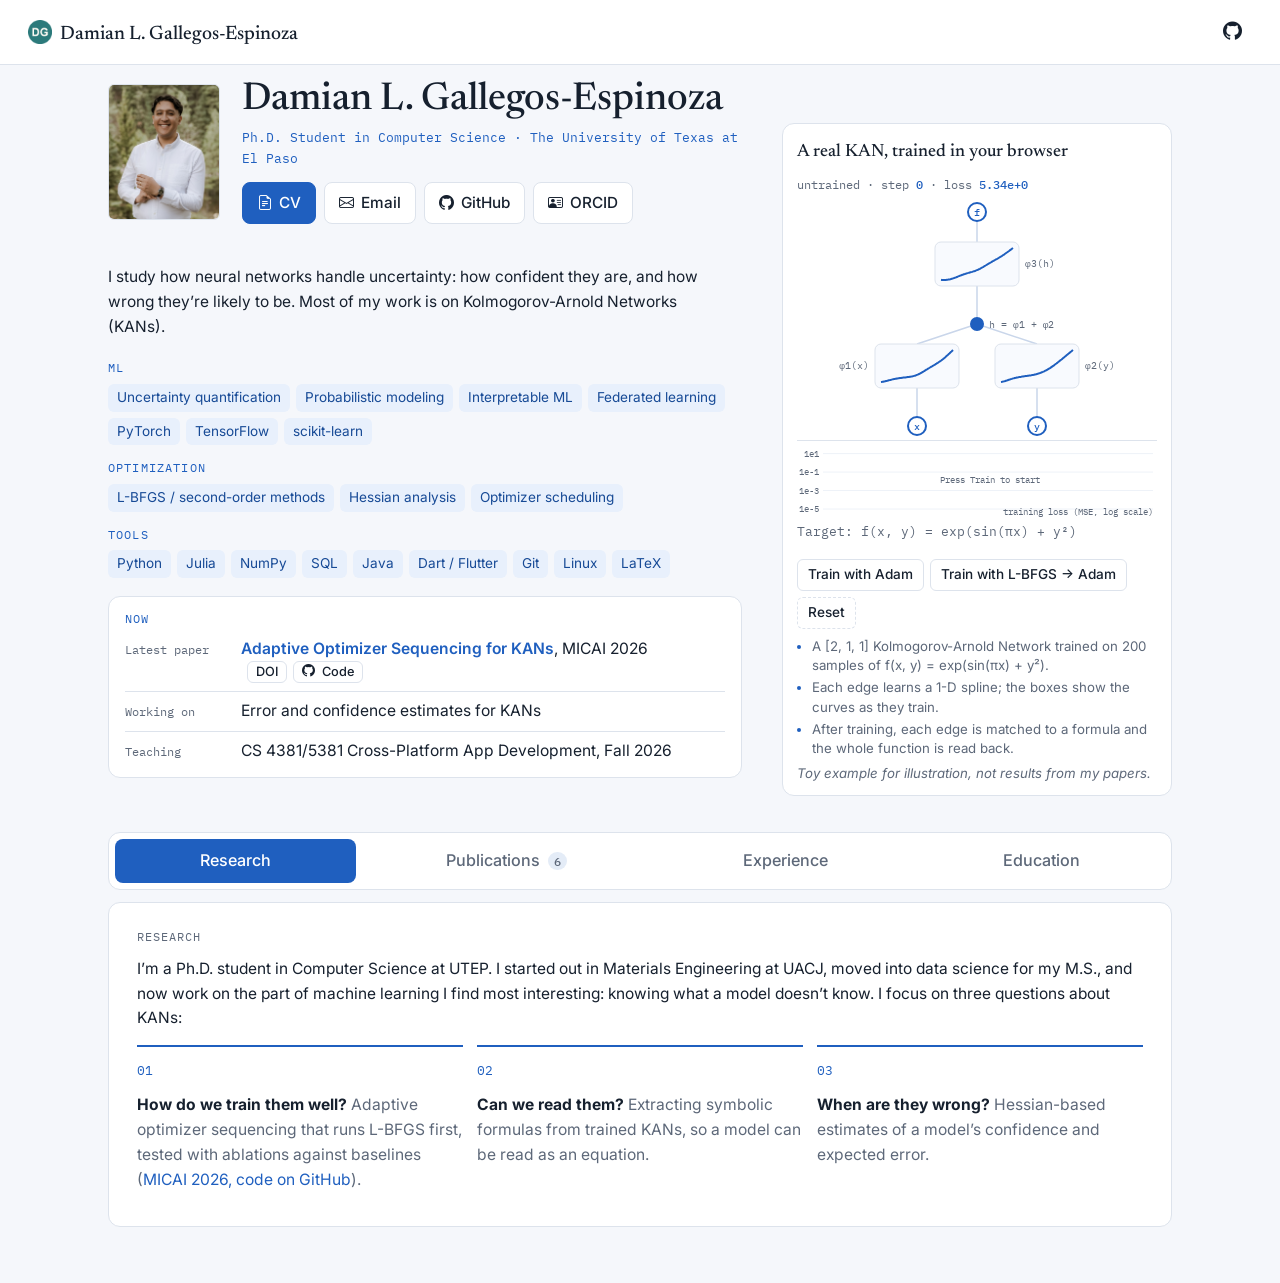
<file: index.html>
<!DOCTYPE html>
<html xmlns="http://www.w3.org/1999/xhtml" lang="en" xml:lang="en"><head>

<meta charset="utf-8">
<meta name="generator" content="quarto-1.11.9">

<meta name="viewport" content="width=device-width, initial-scale=1.0, user-scalable=yes">


<title>Damian L. Gallegos-Espinoza</title>
<style>
/* Default styles provided by pandoc.
** See https://pandoc.org/MANUAL.html#variables-for-html for config info.
*/
span.smallcaps{font-variant: small-caps;}
div.columns{display: flex; gap: 1.5em;}
div.column{flex: auto;}
@media screen {
div.columns{gap: min(4vw, 1.5em);}
div.column{overflow-x: auto;}
}
div.hanging-indent{margin-left: 1.5em; text-indent: -1.5em;}
ul.task-list{list-style: none;}
ul.task-list li input[type="checkbox"] {
  width: 0.8em;
  margin: 0 0.8em 0.2em -1em; /* quarto-specific, see https://github.com/quarto-dev/quarto-cli/issues/4556 */ 
  vertical-align: middle;
}
</style>


<script src="site_libs/quarto-nav/quarto-nav.js"></script>
<script src="site_libs/quarto-nav/headroom.min.js"></script>
<link href="./images/favicon.png" rel="icon" type="image/png">
<script src="site_libs/clipboard/clipboard.min.js"></script>
<script src="site_libs/quarto-html/quarto.js" type="module"></script>
<script src="site_libs/quarto-html/tabsets/tabsets.js" type="module"></script>
<script src="site_libs/quarto-html/scrollable-regions/scrollable-regions.js" type="module"></script>
<script src="site_libs/quarto-html/popper.min.js"></script>
<script src="site_libs/quarto-html/tippy.umd.min.js"></script>
<script src="site_libs/quarto-html/anchor.min.js"></script>
<link href="site_libs/quarto-html/tippy.css" rel="stylesheet">
<link href="site_libs/quarto-html/quarto-syntax-highlighting-63b5708e65d6cd79cd7618c58d0c21e7.css" rel="stylesheet" class="quarto-color-scheme" id="quarto-text-highlighting-styles">
<link href="site_libs/quarto-html/quarto-syntax-highlighting-dark-447e42e69aaa9833c0ba1b986f430b20.css" rel="stylesheet" class="quarto-color-scheme quarto-color-alternate" id="quarto-text-highlighting-styles">
<link href="site_libs/quarto-html/quarto-syntax-highlighting-63b5708e65d6cd79cd7618c58d0c21e7.css" rel="stylesheet" class="quarto-color-scheme-extra" id="quarto-text-highlighting-styles">
<script src="site_libs/bootstrap/bootstrap.min.js"></script>
<link href="site_libs/bootstrap/bootstrap-icons.css" rel="stylesheet">
<link href="site_libs/bootstrap/bootstrap-d2c41a60e5e39d23ba4b5e0cf3386858.min.css" rel="stylesheet" append-hash="true" class="quarto-color-scheme" id="quarto-bootstrap" data-mode="light">
<link href="site_libs/bootstrap/bootstrap-dark-d2c41a60e5e39d23ba4b5e0cf3386858.min.css" rel="stylesheet" append-hash="true" class="quarto-color-scheme quarto-color-alternate" id="quarto-bootstrap" data-mode="light">
<link href="site_libs/bootstrap/bootstrap-d2c41a60e5e39d23ba4b5e0cf3386858.min.css" rel="stylesheet" append-hash="true" class="quarto-color-scheme-extra" id="quarto-bootstrap" data-mode="light">
<script id="quarto-search-options" type="application/json">{
  "language": {
    "search-no-results-text": "No results",
    "search-matching-documents-text": "matching documents",
    "search-copy-link-title": "Copy link to search",
    "search-hide-matches-text": "Hide additional matches",
    "search-more-match-text": "more match in this document",
    "search-more-matches-text": "more matches in this document",
    "search-clear-button-title": "Clear",
    "search-text-placeholder": "",
    "search-detached-cancel-button-title": "Cancel",
    "search-submit-button-title": "Submit",
    "search-label": "Search"
  }
}</script>
<link rel="preconnect" href="https://fonts.googleapis.com">
<link rel="preconnect" href="https://fonts.gstatic.com" crossorigin="">
<link href="https://fonts.googleapis.com/css2?family=Inter:wght@400;500;600&amp;family=Newsreader:opsz,wght@6..72,400;6..72,500&amp;family=IBM+Plex+Mono:wght@400;500&amp;display=swap" rel="stylesheet">
<meta name="description" content="Damian L. Gallegos-Espinoza: Ph.D. student in Computer Science at UTEP studying uncertainty and error estimation in neural networks, with a focus on Kolmogorov-Arnold Networks.">


</head>

<body class="nav-fixed fullcontent quarto-light"><a id="quarto-skip-link" class="visually-hidden-focusable" href="#quarto-content">Skip to main content</a>

<div id="quarto-search-results"></div>
  <header id="quarto-header" class="headroom fixed-top">
    <nav class="navbar navbar-expand-lg " data-bs-theme="dark" aria-label="Site">
      <div class="navbar-container container-fluid">
      <div class="navbar-brand-container mx-auto">
    <a href="./index.html" class="navbar-brand navbar-brand-logo">
    <img src="./images/favicon.png" alt="" class="navbar-logo light-content">
    <img src="./images/favicon.png" alt="" class="navbar-logo dark-content">
    </a>
    <a class="navbar-brand" href="./index.html">
    <span class="navbar-title">Damian L. Gallegos-Espinoza</span>
    </a>
  </div>
          <button class="navbar-toggler" type="button" data-bs-toggle="collapse" data-bs-target="#navbarCollapse" aria-controls="navbarCollapse" aria-expanded="false" aria-label="Toggle navigation" onclick="if (window.quartoToggleHeadroom) { window.quartoToggleHeadroom(); }">
  <span class="navbar-toggler-icon"></span>
</button>
          <div class="collapse navbar-collapse" id="navbarCollapse">
            <ul class="navbar-nav navbar-nav-scroll ms-auto">
  <li class="nav-item compact">
    <a class="nav-link" href="https://github.com/dlgallegose"> <i class="bi bi-github" role="img" aria-label="GitHub">
</i> 
<span class="menu-text"></span></a>
  </li>  
</ul>
          </div> <!-- /navcollapse -->
            <div class="quarto-navbar-tools">
</div>
      </div> <!-- /container-fluid -->
    </nav>
</header>
<!-- content -->
<div id="quarto-content" class="quarto-container page-layout-custom page-navbar" tabindex="-1">
<!-- sidebar -->
<!-- margin-sidebar -->
<!-- main -->




<div class="site">
<div class="masthead">
<div class="idrow">
  <img class="portrait" src="images/headshot.jpg" alt="Headshot of Damian Gallegos">
  <div class="id-text">
    <span class="name">Damian L. Gallegos-Espinoza</span>
    <span class="role">Ph.D. Student in Computer Science · The University of Texas at El Paso</span>
  <div class="actions">
    <a class="btn-x primary" href="files/cv.pdf"><i class="bi bi-file-earmark-text"></i> CV</a>
    <button class="btn-x copy-email" data-email="dlgallegose@miners.utep.edu" title="Copy email address"><i class="bi bi-envelope"></i> <span class="copy-label">Email</span></button>
    <a class="btn-x" href="https://github.com/dlgallegose"><i class="bi bi-github"></i> GitHub</a>
    <a class="btn-x" href="https://orcid.org/0009-0002-8351-9977"><i class="bi bi-person-vcard"></i> ORCID</a>
  </div>
  </div>
</div>
<div class="who">
<p>I study how neural networks handle uncertainty: how confident they are, and how wrong they’re likely to be. Most of my work is on Kolmogorov-Arnold Networks (KANs).</p>
<div class="side-by-side">
<div class="skillset" aria-label="Skills">
  <div class="skill-row"><span class="skill-lbl">ML</span><div class="skills"><span class="tag">Uncertainty quantification</span><span class="tag">Probabilistic modeling</span><span class="tag">Interpretable ML</span><span class="tag">Federated learning</span><span class="tag">PyTorch</span><span class="tag">TensorFlow</span><span class="tag">scikit-learn</span></div></div>
  <div class="skill-row"><span class="skill-lbl">Optimization</span><div class="skills"><span class="tag">L-BFGS / second-order methods</span><span class="tag">Hessian analysis</span><span class="tag">Optimizer scheduling</span></div></div>
  <div class="skill-row"><span class="skill-lbl">Tools</span><div class="skills"><span class="tag">Python</span><span class="tag">Julia</span><span class="tag">NumPy</span><span class="tag">SQL</span><span class="tag">Java</span><span class="tag">Dart / Flutter</span><span class="tag">Git</span><span class="tag">Linux</span><span class="tag">LaTeX</span></div></div>
</div>
<div class="now">
  <span class="now-lbl">Now</span>
  <div class="now-item">
    <span class="now-key">Latest paper</span>
    <span class="now-val"><a href="#publications" class="jump" data-open="pub-aos">Adaptive Optimizer Sequencing for KANs</a>, <span class="venue">MICAI 2026</span> <span class="nb"><a class="btn-x sm" href="https://doi.org/10.1007/978-3-032-44176-8_14">DOI</a><a class="btn-x sm" href="https://github.com/dlgallegose/Adaptive-Optimizer-Sequencing-for-Kolmogorov-Arnold-Networks"><i class="bi bi-github"></i> Code</a></span></span>
  </div>
  <div class="now-item">
    <span class="now-key">Working on</span>
    <span class="now-val">Error and confidence estimates for KANs</span>
  </div>
  <div class="now-item">
    <span class="now-key">Teaching</span>
    <span class="now-val">CS 4381/5381 Cross-Platform App Development, Fall 2026</span>
  </div>
</div>
</div>
</div>
<figure class="kan figure" aria-label="Interactive demo: a small Kolmogorov-Arnold Network trained in the browser">
  <div class="kan-head">
    <span class="kan-title">A real KAN, trained in your browser</span>
    <span class="kan-stats" aria-live="polite"><span id="kan-opt">untrained</span> · step <b id="kan-step">0</b> · loss <b id="kan-loss">–</b></span>
  </div>
  <svg id="kan-net" viewbox="0 0 360 236" role="img" aria-label="KAN diagram: inputs x and y feed one hidden node, which feeds the output. Each edge shows the curve it has learned."></svg>
  <svg id="kan-loss-svg" viewbox="0 0 360 72" role="img" aria-label="Training loss on a log scale"></svg>
  <p class="kan-formula" id="kan-formula" aria-live="polite">Target: f(x, y) = exp(sin(πx) + y²)</p>
  <div class="kan-btns">
    <button class="btn-x sm" data-opt="adam">Train with Adam</button>
    <button class="btn-x sm" data-opt="lbfgs">Train with L-BFGS → Adam</button>
    <button class="btn-x sm ghost" data-opt="reset">Reset</button>
  </div>
  <figcaption>
    <ul class="kan-points">
      <li>A [2, 1, 1] Kolmogorov-Arnold Network trained on 200 samples of f(x, y) = exp(sin(πx) + y²).</li>
      <li>Each edge learns a 1-D spline; the boxes show the curves as they train.</li>
      <li>After training, each edge is matched to a formula and the whole function is read back.</li>
    </ul>
    <span class="kan-note">Toy example for illustration, not results from my papers.</span>
  </figcaption>
</figure>
</div>
<div class="tabs-x" role="tablist" aria-label="Sections">
  <button role="tab" class="tab-x" id="t-research" aria-controls="research" aria-selected="true">Research</button>
  <button role="tab" class="tab-x" id="t-publications" aria-controls="publications" aria-selected="false">Publications <span class="count">6</span></button>
  <button role="tab" class="tab-x" id="t-experience" aria-controls="experience" aria-selected="false">Experience</button>
  <button role="tab" class="tab-x" id="t-education" aria-controls="education" aria-selected="false">Education</button>
</div>
<div id="research" class="panel" role="tabpanel" aria-labelledby="t-research">
<p><span class="panel-title">Research</span></p>
<p>I’m a Ph.D.&nbsp;student in Computer Science at UTEP. I started out in Materials Engineering at UACJ, moved into data science for my M.S., and now work on the part of machine learning I find most interesting: knowing what a model doesn’t know. I focus on three questions about KANs:</p>
<div class="topics">
<div class="topic">
<p><span class="num">01</span></p>
<p><strong>How do we train them well?</strong> Adaptive optimizer sequencing that runs L-BFGS first, tested with ablations against baselines (<a href="https://github.com/dlgallegose/Adaptive-Optimizer-Sequencing-for-Kolmogorov-Arnold-Networks">MICAI 2026, code on GitHub</a>).</p>
</div>
<div class="topic">
<p><span class="num">02</span></p>
<p><strong>Can we read them?</strong> Extracting symbolic formulas from trained KANs, so a model can be read as an equation.</p>
</div>
<div class="topic">
<p><span class="num">03</span></p>
<p><strong>When are they wrong?</strong> Hessian-based estimates of a model’s confidence and expected error.</p>
</div>
</div>
</div>
<div id="publications" class="panel" role="tabpanel" aria-labelledby="t-publications">
<p><span class="panel-title">Publications</span></p>
<p class="hint">Click a paper to see authors and links.</p>
<div class="pubs">
  <details class="pub" id="pub-aos">
    <summary><span class="pub-year">2026</span><span class="pub-main"><span class="pub-title">Adaptive Optimizer Sequencing for Kolmogorov-Arnold Networks</span><span class="pub-venue">MICAI 2026 · Springer LNAI 17149</span></span><i class="bi bi-chevron-down chev"></i></summary>
    <div class="pub-more">
      <p><strong>D. L. Gallegos Espinoza</strong>, Y. I. Guel, M. N. Sojib, M. Ceberio</p>
      <p><a class="btn-x sm" href="https://doi.org/10.1007/978-3-032-44176-8_14">DOI</a> <a class="btn-x sm" href="https://github.com/dlgallegose/Adaptive-Optimizer-Sequencing-for-Kolmogorov-Arnold-Networks"><i class="bi bi-github"></i> Code</a></p>
    </div>
  </details>
  <details class="pub">
    <summary><span class="pub-year">2026</span><span class="pub-main"><span class="pub-title">FedAWL: Client Selection via Age-Weighted Loss for Non-IID Federated Learning</span><span class="pub-venue">MICAI 2026 · Springer LNAI 17149</span></span><i class="bi bi-chevron-down chev"></i></summary>
    <div class="pub-more">
      <p>M. N. Sojib, <strong>D. L. Gallegos Espinoza</strong>, M. Ceberio</p>
      <p><a class="btn-x sm" href="https://doi.org/10.1007/978-3-032-44176-8_16">DOI</a></p>
    </div>
  </details>
  <details class="pub">
    <summary><span class="pub-year">2026</span><span class="pub-main"><span class="pub-title">Why Skew-Normal Distributions and How They Are Related to ReLU Activation Function in Deep Learning</span><span class="pub-venue">Data Science in Finance and Accounting · Springer, Studies in Big Data 181</span></span><i class="bi bi-chevron-down chev"></i></summary>
    <div class="pub-more">
      <p><strong>D. L. Gallegos Espinoza</strong>, O. Kosheleva, V. Kreinovich</p>
      <p><a class="btn-x sm" href="https://doi.org/10.1007/978-3-032-06179-9_3">DOI</a></p>
    </div>
  </details>
  <details class="pub">
    <summary><span class="pub-year">2025</span><span class="pub-main"><span class="pub-title">Urban Crop Coefficient Estimation for Outdoor Water Management Using Machine Learning</span><span class="pub-venue">MICAI 2025 · Springer LNCS, pp. 86–99</span></span><i class="bi bi-chevron-down chev"></i></summary>
    <div class="pub-more">
      <p><strong>D. L. Gallegos Espinoza</strong>, N. Villanueva-Rosales, L. A. Garnica Chavira, H. A. Gutierrez</p>
      <p><a class="btn-x sm" href="https://doi.org/10.1007/978-3-032-09044-7_7">DOI</a></p>
    </div>
  </details>
  <details class="pub">
    <summary><span class="pub-year">2025</span><span class="pub-main"><span class="pub-title">Towards Estimating Water Consumption in Semi-arid Urban Landscaping: A Machine Learning Approach</span><span class="pub-venue">MICAI 2024 · Springer LNCS 15246</span></span><i class="bi bi-chevron-down chev"></i></summary>
    <div class="pub-more">
      <p><strong>D. L. Gallegos Espinoza</strong> et al.</p>
      <p><a class="btn-x sm" href="https://doi.org/10.1007/978-3-031-75540-8_1">DOI</a></p>
    </div>
  </details>
  <details class="pub">
    <summary><span class="pub-year">2023</span><span class="pub-main"><span class="pub-title">Anomaly Detection in Crowdsourcing: Why Midpoints in Interval-Valued Approach</span><span class="pub-venue">Uncertainty, Constraints, and Decision Making · Springer, pp. 295–299</span></span><i class="bi bi-chevron-down chev"></i></summary>
    <div class="pub-more">
      <p>A. De La Peña, <strong>D. L. Gallegos Espinoza</strong>, V. Kreinovich</p>
      <p><a class="btn-x sm" href="https://doi.org/10.1007/978-3-031-36394-8_48">DOI</a></p>
    </div>
  </details>
</div>
</div>
<div id="experience" class="panel" role="tabpanel" aria-labelledby="t-experience">
<p><span class="panel-title">Experience</span></p>
<div class="jobs">
  <article class="job">
    <div class="logo">UTEP</div>
    <div class="job-body">
      <h3>Doctoral Researcher</h3>
      <p class="org">The University of Texas at El Paso · Full-time</p>
      <p class="meta">Jan 2025 – Present · El Paso, TX</p>
      <ul>
        <li>Proposed adaptive optimizer sequencing for KANs (L-BFGS first), validated by ablations against baselines (MICAI 2026).</li>
        <li>Released open-source code with a reproducible experiment-tracking workflow.</li>
        <li>Turning trained KANs into readable mathematical formulas.</li>
        <li>Developing methods to estimate model confidence and error, including Hessian-based analysis.</li>
      </ul>
      <p class="job-tags"><span class="tag">PyTorch</span><span class="tag">L-BFGS</span><span class="tag">Hessian analysis</span><span class="tag">Symbolic regression</span></p>
    </div>
  </article>

  <article class="job">
    <div class="logo">UTEP</div>
    <div class="job-body">
      <h3>Graduate Teaching Assistant</h3>
      <p class="org">The University of Texas at El Paso · Part-time</p>
      <p class="meta">Jan 2023 – Present · El Paso, TX</p>
      <ul>
        <li><b>CS 4381/5381 Cross-Platform App Development</b> (Dart, Flutter) · Summer &amp; Fall 2026</li>
        <li><b>CS 4342/5342 Database Management</b> (SQL, relational design) · Fall 2024 – Spring 2026</li>
        <li><b>CS 2401 Data Structures and Algorithms</b> (Java) · Spring &amp; Fall 2023, leading two lab sections</li>
      </ul>
      <p class="job-tags"><span class="tag">Dart / Flutter</span><span class="tag">SQL</span><span class="tag">Java</span><span class="tag">Teaching</span></p>
    </div>
  </article>

  <article class="job">
    <div class="logo">NADB</div>
    <div class="job-body">
      <h3>Data Science Intern</h3>
      <p class="org">North American Development Bank · Internship</p>
      <p class="meta">May 2024 – Aug 2024 · El Paso, TX</p>
      <ul>
        <li>Built a Python system fusing climate, financial, and geospatial data to flag project risk early.</li>
        <li>Automated managers' project-status reporting with Power BI dashboards, cutting the time it took by 80%.</li>
      </ul>
      <p class="job-tags"><span class="tag">Python</span><span class="tag">Power BI</span><span class="tag">Geospatial data</span></p>
    </div>
  </article>

  <article class="job">
    <div class="logo">UTEP</div>
    <div class="job-body">
      <h3>Graduate Research Assistant</h3>
      <p class="org">The University of Texas at El Paso</p>
      <p class="meta">Jan 2024 – Aug 2024 · El Paso, TX</p>
      <ul>
        <li>Built deep learning models to predict urban water use in semi-arid regions; this work led to two MICAI papers and my M.S. thesis.</li>
      </ul>
      <p class="job-tags"><span class="tag">Deep learning</span><span class="tag">Time series</span><span class="tag">TensorFlow</span></p>
    </div>
  </article>

  <article class="job">
    <div class="logo">FXN</div>
    <div class="job-body">
      <h3>Test Engineer</h3>
      <p class="org">Foxconn · Full-time</p>
      <p class="meta">Dec 2021 – Aug 2022 · Ciudad Juárez</p>
      <ul>
        <li>Automated server testing and failure analysis using Python and Bash.</li>
        <li>Troubleshot hardware and software failures across multi-step server test pipelines.</li>
      </ul>
      <p class="job-tags"><span class="tag">Python</span><span class="tag">Bash</span><span class="tag">Linux</span></p>
    </div>
  </article>

  <details class="earlier">
    <summary><i class="bi bi-chevron-down chev"></i> Earlier: materials science research &amp; industry (2018 – 2021)</summary>

    <article class="job">
      <div class="logo">TG</div>
      <div class="job-body">
        <h3>Production Supervisor</h3>
        <p class="org">The TECMA Group</p>
        <p class="meta">May 2021 – Dec 2021 · Ciudad Juárez</p>
        <ul>
          <li>Increased production output by 25% through data-driven decisions, design of experiments (DOE) and agile methods.</li>
          <li>Introduced visual aids to standardize work on the floor.</li>
        </ul>
      </div>
    </article>

    <article class="job">
      <div class="logo">UACJ</div>
      <div class="job-body">
        <h3>Universidad Autónoma de Ciudad Juárez</h3>
        <p class="meta">3 roles · 3 yrs 5 mos</p>
        <div class="roles">
          <div class="subrole">
            <h4>Undergraduate Research Assistant (Semiconductors)</h4>
            <p class="meta">Part-time · Jan 2020 – May 2021 · 1 yr 5 mos<br>Ciudad Juárez, Chihuahua, Mexico · On-site</p>
            <ul>
              <li>Worked with senior researchers on powder and metallic synthesis of semiconductor materials.</li>
              <li>Performed X-ray diffraction (XRD) analysis and I–V measurements to characterize semiconductor samples.</li>
              <li>Helped fabricate nanofilms by sputtering, PVD, CVD, and ALD.</li>
            </ul>
            <p class="job-tags"><span class="tag">Engineering</span><span class="tag">Material Selection</span></p>
          </div>
          <div class="subrole">
            <h4>Undergraduate Research Assistant (Ceramics)</h4>
            <p class="meta">Part-time · Jan 2018 – Jan 2020 · 2 yrs 1 mo<br>Juárez, Chihuahua, Mexico</p>
            <ul>
              <li>Operated sintering-forging furnaces and a dilatometer for in-situ viscosity measurements.</li>
              <li>Synthesized ceramic powders and pressed them into pellets for testing.</li>
              <li>Characterized materials with SEM, EDS, and XRD.</li>
            </ul>
            <p class="job-tags"><span class="tag">Energy Dispersive X-Ray Spectroscopy</span><span class="tag">X-ray Diffraction Analysis</span></p>
          </div>
          <div class="subrole">
            <h4>Undergraduate Research Assistant (Solar Panels)</h4>
            <p class="meta">Apprenticeship · Jan 2018 – Aug 2018 · 8 mos<br>Ciudad Juárez, Chihuahua, Mexico · On-site</p>
            <ul>
              <li>Recovered zinc oxide (ZnO) from spent alkaline batteries for use in dye-sensitized solar cells, chosen for its low toxicity and low cost.</li>
            </ul>
            <p class="job-tags"><span class="tag">Characterization</span><span class="tag">Solar Energy</span></p>
          </div>
        </div>
      </div>
    </article>
  </details>
</div>
</div>
<div id="education" class="panel" role="tabpanel" aria-labelledby="t-education">
<p><span class="panel-title">Education</span></p>
<div class="jobs">
  <article class="job">
    <div class="logo">UTEP</div>
    <div class="job-body">
      <h3>The University of Texas at El Paso</h3>
      <p class="org">Ph.D., Computer Science · GPA 4.00</p>
      <p class="meta">Jan 2025 – Present</p>
      <ul>
        <li>Research: uncertainty and error estimation in neural networks, focused on Kolmogorov-Arnold Networks.</li>
      </ul>
      <p class="job-tags"><span class="tag">KANs</span><span class="tag">Uncertainty quantification</span><span class="tag">Optimization</span></p>
    </div>
  </article>

  <article class="job">
    <div class="logo">UTEP</div>
    <div class="job-body">
      <h3>The University of Texas at El Paso</h3>
      <p class="org">M.S., Data and Information Science · GPA 3.72</p>
      <p class="meta">Aug 2022 – Dec 2024</p>
      <ul>
        <li>Thesis: machine learning for water-use prediction (advisor: Natalia Villanueva-Rosales).</li>
      </ul>
      <p class="job-tags"><span class="tag">Machine learning</span><span class="tag">Deep learning</span><span class="tag">Databases</span></p>
    </div>
  </article>

  <article class="job">
    <div class="logo">UACJ</div>
    <div class="job-body">
      <h3>Universidad Autónoma de Ciudad Juárez</h3>
      <p class="org">B.S., Materials Engineering · GPA 3.88</p>
      <p class="meta">Aug 2017 – May 2021</p>
      <ul>
        <li>Undergraduate research in ceramics, semiconductors and thin films.</li>
      </ul>
      <p class="job-tags"><span class="tag">Materials characterization</span><span class="tag">Design of experiments</span></p>
    </div>
  </article>
</div>
</div>
</div>




<script>
(function () {
  var reduce = window.matchMedia('(prefers-reduced-motion: reduce)').matches;

  /* ---------- Tabs with sliding indicator ---------- */
  var bar = document.querySelector('.tabs-x');
  var tabs = Array.prototype.slice.call(document.querySelectorAll('.tab-x'));
  var panels = tabs.map(function (t) { return document.getElementById(t.getAttribute('aria-controls')); });
  var ind = null;
  var current = 0;
  function moveInd() {
    if (!ind || !tabs[current]) return;
    var t = tabs[current];
    ind.style.width = t.offsetWidth + 'px';
    ind.style.transform = 'translate(' + t.offsetLeft + 'px,' + (t.offsetTop - 6) + 'px)';
    ind.style.height = t.offsetHeight + 'px';
    ind.style.bottom = 'auto';
  }
  function show(i, focus) {
    current = i;
    tabs.forEach(function (t, j) {
      var on = i === j;
      t.setAttribute('aria-selected', on ? 'true' : 'false');
      t.tabIndex = on ? 0 : -1;
      if (panels[j]) panels[j].hidden = !on;
    });
    moveInd();
    if (focus) tabs[i].focus();
  }
  if (bar && tabs.length && panels.every(Boolean)) {
    document.documentElement.classList.add('tabs-on');
    ind = document.createElement('span');
    ind.className = 'tab-ind';
    ind.setAttribute('aria-hidden', 'true');
    bar.insertBefore(ind, bar.firstChild);
    tabs.forEach(function (t, i) {
      t.addEventListener('click', function () {
        show(i);
        history.replaceState(null, '', '#' + t.getAttribute('aria-controls'));
      });
      t.addEventListener('keydown', function (e) {
        if (e.key === 'ArrowRight') show((i + 1) % tabs.length, true);
        if (e.key === 'ArrowLeft') show((i - 1 + tabs.length) % tabs.length, true);
      });
    });
    var start = 0, h = location.hash.slice(1);
    tabs.forEach(function (t, i) { if (t.getAttribute('aria-controls') === h) start = i; });
    var prev = ind.style.transition;
    ind.style.transition = 'none';
    show(start);
    ind.offsetWidth;
    ind.style.transition = prev;
    window.addEventListener('resize', moveInd);
    if (document.fonts && document.fonts.ready) document.fonts.ready.then(moveInd);
  }

  /* ---------- Copy email ---------- */
  var btn = document.querySelector('.copy-email');
  if (btn) {
    btn.addEventListener('click', function () {
      var email = btn.getAttribute('data-email');
      var label = btn.querySelector('.copy-label');
      var done = function () {
        btn.classList.add('copied');
        label.textContent = 'Email copied';
        setTimeout(function () { btn.classList.remove('copied'); label.textContent = 'Email'; }, 1800);
      };
      if (navigator.clipboard) {
        navigator.clipboard.writeText(email).then(done, function () { window.location.href = 'mailto:' + email; });
      } else {
        window.location.href = 'mailto:' + email;
      }
    });
  }

})();
</script>
<script>
(function () {
  // "Latest paper" link: switch to the Publications tab and open that paper
  document.querySelectorAll('.jump').forEach(function (a) {
    a.addEventListener('click', function (e) {
      var tab = document.getElementById('t-publications');
      var pub = document.getElementById(a.getAttribute('data-open'));
      if (!tab || !pub) return;
      e.preventDefault();
      tab.click();
      pub.open = true;
      pub.classList.remove('flash'); void pub.offsetWidth; pub.classList.add('flash');
      var smooth = !window.matchMedia('(prefers-reduced-motion: reduce)').matches;
      document.querySelector('.tabs-x').scrollIntoView({ behavior: smooth ? 'smooth' : 'auto', block: 'start' });
    });
  });
})();
</script>
<script>
/* A [2,1,1] Kolmogorov-Arnold Network trained in the browser.
   Each edge: phi(z) = w_b * silu(z) + sum_i c_i B_i(z), cubic B-splines on a uniform grid
   (the same edge parameterization used by pykan). Trained by full-batch MSE with Adam or
   L-BFGS (two-loop recursion + backtracking line search). The hidden edge's grid is updated
   from the data during training, then each edge is matched to a symbolic form. */
(function () {
  var net = document.getElementById('kan-net');
  if (!net) return;
  var reduce = window.matchMedia('(prefers-reduced-motion: reduce)').matches;
  var NS = 'http://www.w3.org/2000/svg';

  /* ---------- data ---------- */
  function rng(seed) {
    return function () {
      seed |= 0; seed = seed + 0x6D2B79F5 | 0;
      var t = Math.imul(seed ^ seed >>> 15, 1 | seed);
      t = t + Math.imul(t ^ t >>> 7, 61 | t) ^ t;
      return ((t ^ t >>> 14) >>> 0) / 4294967296;
    };
  }
  var NPTS = 200, X = [], Y = [], T = [];
  (function () {
    var r = rng(7);
    for (var n = 0; n < NPTS; n++) {
      var x = 2 * r() - 1, y = 2 * r() - 1;
      X.push(x); Y.push(y); T.push(Math.exp(Math.sin(Math.PI * x) + y * y));
    }
  })();

  /* ---------- splines ---------- */
  var G = 6, K = 3, NB = G + K, P = NB + 1, NP = 3 * P;
  function makeGrid(lo, hi) {
    var h = (hi - lo) / G, t = [];
    for (var j = 0; j <= G + 2 * K; j++) t.push(lo + (j - K) * h);
    return { lo: lo, hi: hi, t: t };
  }
  var tmp = new Float64Array(G + 2 * K);
  function basis(z, grid, out) {
    var t = grid.t, n = t.length - 1, i, k;
    for (i = 0; i < n; i++) tmp[i] = (z >= t[i] && z < t[i + 1]) ? 1 : 0;
    for (k = 1; k <= K; k++) {
      for (i = 0; i < n - k; i++) {
        tmp[i] = (z - t[i]) / (t[i + k] - t[i]) * tmp[i] + (t[i + k + 1] - z) / (t[i + k + 1] - t[i + 1]) * tmp[i + 1];
      }
    }
    for (i = 0; i < NB; i++) out[i] = tmp[i];
  }
  function silu(z) { return z / (1 + Math.exp(-z)); }
  function dsilu(z) { var s = 1 / (1 + Math.exp(-z)); return s + z * s * (1 - s); }
  var bufA = new Float64Array(NB);
  function phi(th, grids, e, z) {
    basis(z, grids[e], bufA);
    var o = e * P, s = th[o + NB] * silu(z);
    for (var i = 0; i < NB; i++) s += th[o + i] * bufA[i];
    return s;
  }

  /* ---------- model state ---------- */
  var theta, grids;
  function init() {
    var r = rng(42);
    theta = new Float64Array(NP);
    for (var e = 0; e < 3; e++) {
      for (var i = 0; i < NB; i++) theta[e * P + i] = (r() - 0.5) * 0.2;
      theta[e * P + NB] = 1;
    }
    grids = [makeGrid(-1, 1), makeGrid(-1, 1), makeGrid(-1, 1)];
    updateHiddenGrid();
  }

  var B1 = new Float64Array(NB), B2 = new Float64Array(NB), B3 = new Float64Array(NB);
  function hidden(th, n) {
    return phi(th, grids, 0, X[n]) + phi(th, grids, 1, Y[n]);
  }
  function lossGrad(th, g) {
    var loss = 0, i, n, o3 = 2 * P;
    if (g) for (i = 0; i < NP; i++) g[i] = 0;
    for (n = 0; n < NPTS; n++) {
      var x = X[n], y = Y[n];
      basis(x, grids[0], B1); basis(y, grids[1], B2);
      var h1 = th[NB] * silu(x), h2 = th[P + NB] * silu(y);
      for (i = 0; i < NB; i++) { h1 += th[i] * B1[i]; h2 += th[P + i] * B2[i]; }
      var h = h1 + h2;
      basis(h, grids[2], B3);
      var out = th[o3 + NB] * silu(h);
      for (i = 0; i < NB; i++) out += th[o3 + i] * B3[i];
      var r = out - T[n];
      loss += r * r;
      if (!g) continue;
      var d = 2 * r / NPTS;
      for (i = 0; i < NB; i++) g[o3 + i] += d * B3[i];
      g[o3 + NB] += d * silu(h);
      var eps = 1e-4;
      var dphi = (phi(th, grids, 2, h + eps) - phi(th, grids, 2, h - eps)) / (2 * eps);
      var dh = d * dphi;
      for (i = 0; i < NB; i++) { g[i] += dh * B1[i]; g[P + i] += dh * B2[i]; }
      g[NB] += dh * silu(x);
      g[P + NB] += dh * silu(y);
    }
    return loss / NPTS;
  }

  /* Refit the hidden edge's spline on a grid spanning the current hidden values (as in pykan's update_grid). */
  function updateHiddenGrid() {
    var hs = [], lo = Infinity, hi = -Infinity, n, i, j;
    for (n = 0; n < NPTS; n++) { var h = hidden(theta, n); hs.push(h); if (h < lo) lo = h; if (h > hi) hi = h; }
    var span = Math.max(hi - lo, 1e-3);
    var ng = makeGrid(lo - 0.05 * span, hi + 0.05 * span);
    var o = 2 * P, wb = theta[o + NB];
    var A = [], b = [];
    for (n = 0; n < NPTS; n++) {
      var target = phi(theta, grids, 2, hs[n]) - wb * silu(hs[n]);
      var row = new Float64Array(NB); basis(hs[n], ng, row);
      A.push(row); b.push(target);
    }
    var M = [], v = [];
    for (i = 0; i < NB; i++) {
      M.push(new Float64Array(NB)); v.push(0);
      for (n = 0; n < NPTS; n++) v[i] += A[n][i] * b[n];
      for (j = 0; j < NB; j++) { var s = 0; for (n = 0; n < NPTS; n++) s += A[n][i] * A[n][j]; M[i][j] = s + (i === j ? 1e-6 : 0); }
    }
    var c = solve(M, v);
    for (i = 0; i < NB; i++) theta[o + i] = c[i];
    grids[2] = ng;
  }
  function solve(M, v) {
    var n = v.length, i, j, k, a = M.map(function (r, i) { return Array.prototype.slice.call(r).concat([v[i]]); });
    for (i = 0; i < n; i++) {
      var p = i; for (k = i + 1; k < n; k++) if (Math.abs(a[k][i]) > Math.abs(a[p][i])) p = k;
      var t = a[i]; a[i] = a[p]; a[p] = t;
      for (k = i + 1; k < n; k++) { var f = a[k][i] / a[i][i]; for (j = i; j <= n; j++) a[k][j] -= f * a[i][j]; }
    }
    var x = new Array(n);
    for (i = n - 1; i >= 0; i--) { var s = a[i][n]; for (j = i + 1; j < n; j++) s -= a[i][j] * x[j]; x[i] = s / a[i][i]; }
    return x;
  }

  /* ---------- optimizers ---------- */
  function Adam(lr) {
    var m = new Float64Array(NP), v = new Float64Array(NP), t = 0, g = new Float64Array(NP);
    return function () {
      var L = lossGrad(theta, g); t++;
      for (var i = 0; i < NP; i++) {
        m[i] = 0.9 * m[i] + 0.1 * g[i];
        v[i] = 0.999 * v[i] + 0.001 * g[i] * g[i];
        var mh = m[i] / (1 - Math.pow(0.9, t)), vh = v[i] / (1 - Math.pow(0.999, t));
        theta[i] -= lr * mh / (Math.sqrt(vh) + 1e-8);
      }
      return L;
    };
  }
  function LBFGS(mem) {
    var S = [], Yv = [], g = new Float64Array(NP), L = null;
    function dot(a, b) { var s = 0; for (var i = 0; i < NP; i++) s += a[i] * b[i]; return s; }
    var api = function () {
      if (L === null) L = lossGrad(theta, g);
      var q = Float64Array.from(g), al = [], i, k;
      for (k = S.length - 1; k >= 0; k--) { var rho = 1 / dot(Yv[k], S[k]); al[k] = rho * dot(S[k], q); for (i = 0; i < NP; i++) q[i] -= al[k] * Yv[k][i]; }
      var gam = S.length ? dot(S[S.length - 1], Yv[S.length - 1]) / dot(Yv[Yv.length - 1], Yv[Yv.length - 1]) : 1e-2;
      for (i = 0; i < NP; i++) q[i] *= gam;
      for (k = 0; k < S.length; k++) { var rho2 = 1 / dot(Yv[k], S[k]), be = rho2 * dot(Yv[k], q); for (i = 0; i < NP; i++) q[i] += S[k][i] * (al[k] - be); }
      var dir = q.map(function (z) { return -z; });
      var gd = dot(g, dir);
      if (gd >= 0) { S = []; Yv = []; dir = g.map(function (z) { return -1e-2 * z; }); gd = dot(g, dir); }
      var old = Float64Array.from(theta), gNew = new Float64Array(NP), step = 1, Lnew;
      for (var tries = 0; tries < 30; tries++) {
        for (i = 0; i < NP; i++) theta[i] = old[i] + step * dir[i];
        Lnew = lossGrad(theta, gNew);
        if (isFinite(Lnew) && Lnew <= L + 1e-4 * step * gd) break;
        step *= 0.5;
      }
      if (!(isFinite(Lnew) && Lnew <= L)) { theta.set(old); S = []; Yv = []; return L; }
      var s = new Float64Array(NP), y = new Float64Array(NP);
      for (i = 0; i < NP; i++) { s[i] = theta[i] - old[i]; y[i] = gNew[i] - g[i]; }
      if (dot(s, y) > 1e-12) { S.push(s); Yv.push(y); if (S.length > mem) { S.shift(); Yv.shift(); } }
      g = gNew; L = Lnew;
      return L;
    };
    api.reset = function () { S = []; Yv = []; L = null; };
    return api;
  }

  /* ---------- training schedules ---------- */
  var ADAM_STEPS = 1500, LB_STEPS = 80, LB_ADAM = 300;
  function schedule(kind) {
    var plan = [];
    if (kind === 'adam') {
      var adam = Adam(0.03);
      for (var s = 0; s < ADAM_STEPS; s++) plan.push({ fn: adam, name: 'Adam', grid: s > 0 && s % 100 === 0 && s <= 500 });
    } else {
      var lb = LBFGS(10), adam2 = Adam(0.005);
      for (var a = 0; a < LB_STEPS; a++) plan.push({ fn: lb, name: 'L-BFGS', grid: a > 0 && a % 15 === 0 && a <= 45, lb: lb });
      for (var b = 0; b < LB_ADAM; b++) plan.push({ fn: adam2, name: 'Adam', grid: false });
    }
    return plan;
  }

  /* ---------- symbolic matching ---------- */
  function linfit(u, y) {
    var n = u.length, su = 0, sy = 0, suu = 0, suy = 0, i;
    for (i = 0; i < n; i++) { su += u[i]; sy += y[i]; suu += u[i] * u[i]; suy += u[i] * y[i]; }
    var den = n * suu - su * su;
    if (Math.abs(den) < 1e-12) return null;
    var a = (n * suy - su * sy) / den, d = (sy - a * su) / n;
    return { a: a, d: d, err: sse(u, y, a, d) };
  }
  function sse(u, y, a, d) { var s = 0; for (var i = 0; i < u.length; i++) { var r = a * u[i] + d - y[i]; s += r * r; } return s; }
  function sst(y) { var m = y.reduce(function (p, q) { return p + q; }, 0) / y.length; return y.reduce(function (p, q) { return p + (q - m) * (q - m); }, 0); }
  function fitSym(zs, ys) {
    var tot = sst(ys) || 1e-12, res = [];
    var lf = linfit(zs, ys); res.push({ kind: 'x', a: lf.a, d: lf.d, err: lf.err / tot, cx: 0 });
    // quadratic: y = p z^2 + q z + r
    var best = null;
    (function () {
      var n = zs.length, S = [[0, 0, 0], [0, 0, 0], [0, 0, 0]], v = [0, 0, 0];
      for (var i = 0; i < n; i++) { var f = [zs[i] * zs[i], zs[i], 1]; for (var j = 0; j < 3; j++) { v[j] += f[j] * ys[i]; for (var k = 0; k < 3; k++) S[j][k] += f[j] * f[k]; } }
      var c = solve(S, v), e = 0;
      for (var i2 = 0; i2 < n; i2++) { var r = c[0] * zs[i2] * zs[i2] + c[1] * zs[i2] + c[2] - ys[i2]; e += r * r; }
      res.push({ kind: 'x2', p: c[0], q: c[1], r: c[2], err: e / tot, cx: 1 });
    })();
    function scan(kind, bs, cs, f, cx) {
      var bb = null;
      bs.forEach(function (b) { cs.forEach(function (c) {
        var u = zs.map(function (z) { return f(b * z + c); });
        var l = linfit(u, ys); if (l && (!bb || l.err < bb.err)) bb = { kind: kind, a: l.a, b: b, c: c, d: l.d, err: l.err };
      }); });
      return bb;
    }
    function lin(a, b, s) { var o = []; for (var v = a; v <= b + 1e-9; v += s) o.push(v); return o; }
    var e1 = scan('exp', lin(-3, 3, 0.05).filter(function (b) { return Math.abs(b) > 0.04; }), [0], Math.exp);
    e1 = scan('exp', lin(e1.b - 0.05, e1.b + 0.05, 0.002), [0], Math.exp);
    e1.err /= tot; e1.cx = 2; res.push(e1);
    var s1 = scan('sin', lin(0.3, 6, 0.05), lin(-Math.PI, Math.PI, Math.PI / 32), Math.sin);
    s1 = scan('sin', lin(s1.b - 0.05, s1.b + 0.05, 0.002), lin(s1.c - 0.1, s1.c + 0.1, 0.005), Math.sin);
    s1.err /= tot; s1.cx = 3; res.push(s1);
    var bestErr = Math.min.apply(null, res.map(function (r) { return r.err; }));
    var ok = res.filter(function (r) { return r.err <= 3 * bestErr + 1e-5; });
    ok.sort(function (p, q) { return p.cx - q.cx; });
    var pick = ok[0]; pick.r2 = 1 - pick.err;
    return pick;
  }
  function f2(v) { var s = Math.abs(v) < 0.005 ? '0.00' : v.toFixed(2); return s; }
  function symLabel(m, v) {
    if (m.kind === 'x') return 'linear';
    if (m.kind === 'x2') { var sh = m.q / (2 * m.p); return Math.abs(sh) < 0.05 ? v + '²' : '(' + v + (sh > 0 ? ' + ' : ' − ') + Math.abs(sh).toFixed(2) + ')²'; }
    if (m.kind === 'exp') return 'exp';
    if (m.kind === 'sin') {
      var b = m.b, c = ((m.c + Math.PI) % (2 * Math.PI) + 2 * Math.PI) % (2 * Math.PI) - Math.PI, neg = '';
      if (b < 0) { b = -b; c = -c; neg = '−'; }
      if (Math.abs(c) > Math.PI - 0.06) { c = 0; neg = neg ? '' : '−'; }
      var bs = Math.abs(b - Math.PI) < 0.06 ? 'π' : b.toFixed(2);
      if (Math.abs(c) < 0.06) return neg + 'sin(' + bs + v + ')';
      return Math.abs(c) < 0.06 ? 'sin(' + bs + v + ')' : 'sin(' + bs + v + (c > 0 ? ' + ' : ' − ') + Math.abs(c).toFixed(2) + ')';
    }
  }
  function edgeSamples(e) {
    var lo, hi;
    if (e < 2) { lo = -1; hi = 1; }
    else { lo = Infinity; hi = -Infinity; for (var n = 0; n < NPTS; n++) { var h = hidden(theta, n); lo = Math.min(lo, h); hi = Math.max(hi, h); } }
    var zs = [], ys = [];
    for (var i = 0; i <= 100; i++) { var z = lo + (hi - lo) * i / 100; zs.push(z); ys.push(phi(theta, grids, e, z)); }
    return { zs: zs, ys: ys, lo: lo, hi: hi };
  }
  var symbolic = null;
  function readBack() {
    var m = [0, 1, 2].map(function (e) { var s = edgeSamples(e); return fitSym(s.zs, s.ys); });
    symbolic = m;
    var fx = document.getElementById('kan-formula');
    if (m[0].kind === 'sin' && m[1].kind === 'x2' && m[2].kind === 'exp') {
      // phi0 = a0 sin(b0 x + c0) + d0 ; phi1 = p y^2 + q y + r ; phi2 = a2 exp(b2 h) + d2
      var A = m[2].b * m[0].a, Pp = m[2].b * m[1].p, Q = m[2].b * m[1].q;
      var Kc = m[2].a * Math.exp(m[2].b * (m[0].d + m[1].r)), D = m[2].d;
      if (A < 0) { A = -A; m[0].b = -m[0].b; m[0].c = -m[0].c; }
      if (m[0].b < 0) { m[0].b = -m[0].b; m[0].c = -m[0].c + Math.PI; }
      var sinTerm = symLabel({ kind: 'sin', b: m[0].b, c: ((m[0].c + Math.PI) % (2 * Math.PI) + 2 * Math.PI) % (2 * Math.PI) - Math.PI }, 'x');
      var s = 'Read back: f ≈ ' + f2(Kc) + '·exp(' + f2(A) + '·' + sinTerm + ' + ' + f2(Pp) + '·y²';
      if (Math.abs(Q) >= 0.05) s += (Q > 0 ? ' + ' : ' − ') + Math.abs(Q).toFixed(2) + '·y';
      s += ')';
      if (Math.abs(D) >= 0.05) s += (D > 0 ? ' + ' : ' − ') + Math.abs(D).toFixed(2);
      fx.textContent = s;
      fx.classList.add('found');
    } else {
      fx.textContent = 'Edges matched: ' + symLabel(m[0], 'x') + ', ' + symLabel(m[1], 'y') + ', ' + symLabel(m[2], 'h') + '. Try training again.';
    }
  }

  /* ---------- drawing ---------- */
  function el(name, attrs, parent) {
    var e = document.createElementNS(NS, name);
    for (var k in attrs) e.setAttribute(k, attrs[k]);
    (parent || net).appendChild(e);
    return e;
  }
  var nodes = { x: [120, 226], y: [240, 226], h: [180, 124], f: [180, 12] };
  var boxes = [ { cx: 120, cy: 166, from: 'x', to: 'h', v: 'x', side: 'left' },
                { cx: 240, cy: 166, from: 'y', to: 'h', v: 'y', side: 'right' },
                { cx: 180, cy: 64, from: 'h', to: 'f', v: 'h', side: 'right' } ];
  var BW = 84, BH = 44;
  boxes.forEach(function (b) {
    var a = nodes[b.from], c = nodes[b.to];
    el('line', { x1: a[0], y1: a[1], x2: b.cx, y2: b.cy + BH / 2, class: 'edge' });
    el('line', { x1: b.cx, y1: b.cy - BH / 2, x2: c[0], y2: c[1], class: 'edge' });
  });
  boxes.forEach(function (b, i) {
    el('rect', { x: b.cx - BW / 2, y: b.cy - BH / 2, width: BW, height: BH, rx: 6, class: 'ebox' });
    b.path = el('path', { class: 'ecurve' });
    var lx = b.side === 'left' ? b.cx - BW / 2 - 6 : b.cx + BW / 2 + 6;
    b.name = el('text', { x: lx, y: b.cy + 3, 'text-anchor': b.side === 'left' ? 'end' : 'start', class: 'ename' });
    b.name.textContent = 'φ' + (i + 1) + '(' + b.v + ')';
    b.sym = el('text', { x: b.cx, y: b.cy + BH / 2 + 11, 'text-anchor': 'middle', class: 'esym' });
  });
  Object.keys(nodes).forEach(function (k) {
    var p = nodes[k];
    el('circle', { cx: p[0], cy: p[1], r: k === 'h' ? 6 : 9, class: 'node' + (k === 'h' ? ' hid' : '') });
    if (k !== 'h') { var t = el('text', { x: p[0], y: p[1] + 3.5, 'text-anchor': 'middle', class: 'nlbl' }); t.textContent = k; }
  });
  var sumLbl = el('text', { x: nodes.h[0] + 12, y: nodes.h[1] + 4, class: 'ename' }); sumLbl.textContent = 'h = φ1 + φ2';

  function drawNet() {
    boxes.forEach(function (b, e) {
      var s = edgeSamples(e), mn = Math.min.apply(null, s.ys), mx = Math.max.apply(null, s.ys), sp = Math.max(mx - mn, 1e-6);
      var d = s.ys.map(function (y, i) {
        var px = b.cx - BW / 2 + 6 + (BW - 12) * i / 100, py = b.cy + BH / 2 - 6 - (BH - 12) * (y - mn) / sp;
        return (i ? 'L' : 'M') + px.toFixed(1) + ' ' + py.toFixed(1);
      }).join('');
      b.path.setAttribute('d', d);
      b.sym.textContent = symbolic ? '≈ ' + symLabel(symbolic[e], b.v) + ', R² ' + symbolic[e].r2.toFixed(3) : '';
    });
  }

  var lossSvg = document.getElementById('kan-loss-svg');
  var LW = 360, LH = 72, LP = 26, LMIN = -5, LMAX = 1.5;
  function lel(name, attrs) { return el(name, attrs, lossSvg); }
  [1, -1, -3, -5].forEach(function (p) {
    var y = 4 + (LMAX - p) / (LMAX - LMIN) * (LH - 12);
    lel('line', { x1: LP, x2: LW - 4, y1: y, y2: y, class: 'lgrid' });
    var t = lel('text', { x: LP - 4, y: y + 3, 'text-anchor': 'end', class: 'llbl' }); t.textContent = '1e' + p;
  });
  var lossPath = lel('path', { class: 'lcurve' });
  var lossHint = lel('text', { x: (LP + LW) / 2, y: LH / 2 + 2, 'text-anchor': 'middle', class: 'loss-hint' }); lossHint.textContent = 'Press Train to start';
  var lossTag = lel('text', { x: LW - 4, y: LH - 2, 'text-anchor': 'end', class: 'llbl' }); lossTag.textContent = 'training loss (MSE, log scale)';
  var losses = [], totalSteps = ADAM_STEPS;
  function drawLoss() {
    lossHint.style.display = losses.length ? 'none' : '';
    if (!losses.length) { lossPath.setAttribute('d', ''); return; }
    var d = losses.map(function (L, i) {
      var x = LP + (LW - 4 - LP) * i / Math.max(totalSteps - 1, 1);
      var lg = Math.max(LMIN, Math.min(LMAX, Math.log10(L)));
      var y = 4 + (LMAX - lg) / (LMAX - LMIN) * (LH - 12);
      return (i ? 'L' : 'M') + x.toFixed(1) + ' ' + y.toFixed(1);
    }).join('');
    lossPath.setAttribute('d', d);
  }

  var stepEl = document.getElementById('kan-step'), lossEl = document.getElementById('kan-loss'), optEl = document.getElementById('kan-opt');
  function stats(name) {
    stepEl.textContent = losses.length;
    lossEl.textContent = losses.length ? losses[losses.length - 1].toExponential(2) : lossGrad(theta).toExponential(2);
    optEl.textContent = name;
  }

  /* ---------- run ---------- */
  var anim = null, btns = Array.prototype.slice.call(document.querySelectorAll('.kan-btns .btn-x'));
  function setBusy(b) { btns.forEach(function (x) { if (x.getAttribute('data-opt') !== 'reset') x.disabled = b; }); }
  function resetAll() {
    if (anim) cancelAnimationFrame(anim); anim = null;
    init(); losses = []; symbolic = null;
    var fx = document.getElementById('kan-formula');
    fx.textContent = 'Target: f(x, y) = exp(sin(πx) + y²)'; fx.classList.remove('found');
    btns.forEach(function (x) { x.classList.remove('on'); });
    setBusy(false); drawNet(); drawLoss(); stats('untrained');
  }
  function run(kind, sync) {
    resetAll();
    var plan = schedule(kind); totalSteps = plan.length;
    var i = 0, per = kind === 'adam' ? 12 : 3;
    function stepOnce() {
      var p = plan[i];
      if (p.grid) { updateHiddenGrid(); if (p.lb) p.lb.reset(); }
      losses.push(p.fn()); i++;
      return p.name;
    }
    if (sync || reduce) {
      var nm; while (i < plan.length) nm = stepOnce();
      readBack(); drawNet(); drawLoss(); stats(nm + ' · done');
      return losses[losses.length - 1];
    }
    setBusy(true);
    (function frame() {
      var nm, n = (plan[i] && plan[i].name === 'L-BFGS') ? 1 : per;
      for (var k = 0; k < n && i < plan.length; k++) nm = stepOnce();
      drawNet(); drawLoss(); stats(nm);
      if (i < plan.length) anim = requestAnimationFrame(frame);
      else { anim = null; readBack(); drawNet(); stats(nm + ' · done'); setBusy(false); }
    })();
  }
  btns.forEach(function (b) {
    b.addEventListener('click', function () {
      var k = b.getAttribute('data-opt');
      if (k === 'reset') { resetAll(); return; }
      run(k);
      btns.forEach(function (x) { x.classList.toggle('on', x === b); });
    });
  });

  window.kanDemo = { run: function (k) { var L0 = (init(), lossGrad(theta)); var L = run(k, true); return { initial: L0, final: L, labels: symbolic.map(function (m, e) { return symLabel(m, ['x', 'y', 'h'][e]) + ' R2=' + m.r2.toFixed(4); }), formula: document.getElementById('kan-formula').textContent }; } };
  resetAll();
})();
</script>
<script id="quarto-html-after-body" type="application/javascript">
  window.document.addEventListener("DOMContentLoaded", function (event) {
    const icon = "";
    const anchorJS = new window.AnchorJS();
    anchorJS.options = {
      placement: 'right',
      icon: icon
    };
    anchorJS.add('.anchored');
    const isCodeAnnotation = (el) => {
      for (const clz of el.classList) {
        if (clz.startsWith('code-annotation-')) {                     
          return true;
        }
      }
      return false;
    }
    const onCopySuccess = function(e) {
      // button target
      const button = e.trigger;
      // don't keep focus
      button.blur();
      // flash "checked"
      button.classList.add('code-copy-button-checked');
      var currentTitle = button.getAttribute("title");
      button.setAttribute("title", "Copied!");
      let tooltip;
      if (window.bootstrap) {
        button.setAttribute("data-bs-toggle", "tooltip");
        button.setAttribute("data-bs-placement", "left");
        button.setAttribute("data-bs-title", "Copied!");
        tooltip = new bootstrap.Tooltip(button, 
          { trigger: "manual", 
            customClass: "code-copy-button-tooltip",
            offset: [0, -8]});
        tooltip.show();    
      }
      setTimeout(function() {
        if (tooltip) {
          tooltip.hide();
          button.removeAttribute("data-bs-title");
          button.removeAttribute("data-bs-toggle");
          button.removeAttribute("data-bs-placement");
        }
        button.setAttribute("title", currentTitle);
        button.classList.remove('code-copy-button-checked');
      }, 1000);
      // clear code selection
      e.clearSelection();
    }
    const getTextToCopy = function(trigger) {
      const outerScaffold = trigger.parentElement.cloneNode(true);
      const codeEl = outerScaffold.querySelector('code');
      for (const childEl of codeEl.children) {
        if (isCodeAnnotation(childEl)) {
          childEl.remove();
        }
      }
      return codeEl.innerText;
    }
    const clipboard = new window.ClipboardJS('.code-copy-button:not([data-in-quarto-modal])', {
      text: getTextToCopy
    });
    clipboard.on('success', onCopySuccess);
    if (window.document.getElementById('quarto-embedded-source-code-modal')) {
      const clipboardModal = new window.ClipboardJS('.code-copy-button[data-in-quarto-modal]', {
        text: getTextToCopy,
        container: window.document.getElementById('quarto-embedded-source-code-modal')
      });
      clipboardModal.on('success', onCopySuccess);
    }
      var localhostRegex = new RegExp(/^(?:http|https):\/\/localhost\:?[0-9]*\//);
      var mailtoRegex = new RegExp(/^mailto:/);
        var filterRegex = new RegExp("https:\/\/dlgallegose\.github\.io\/");
      var isInternal = (href) => {
          return filterRegex.test(href) || localhostRegex.test(href) || mailtoRegex.test(href);
      }
      // Inspect non-navigation links and adorn them if external
      window.quartoDecorateExternalLinks = function (root) {
     var links = (root || window.document).querySelectorAll('a[href]:not(.nav-link):not(.navbar-brand):not(.toc-action):not(.sidebar-link):not(.sidebar-item-toggle):not(.pagination-link):not(.no-external):not([aria-hidden]):not(.dropdown-item):not(.quarto-navigation-tool):not(.about-link)');
      for (var i=0; i<links.length; i++) {
        const link = links[i];
        if (!isInternal(link.href)) {
          // undo the damage that might have been done by quarto-nav.js in the case of
          // links that we want to consider external
          if (link.dataset.originalHref !== undefined) {
            link.href = link.dataset.originalHref;
          }
          if (!link.classList.contains('no-external-icon')) {
          }
        }
      }
      };
      window.quartoDecorateExternalLinks(window.document);
    // Esc closes the popup (WCAG 1.4.13) and focus leaving both trigger and
    // popup closes it (WCAG 2.4.11); tippy handles neither for interactive popups.
    const hideOnEscAndFocusOut = {
      name: 'hideOnEscAndFocusOut',
      defaultValue: true,
      fn(instance) {
        const dismiss = () => {
          // A show scheduled by the trigger delay would otherwise reopen it
          instance.clearDelayTimeouts();
          instance.hide();
        };
        const onKeyDown = (event) => {
          if (event.key !== 'Escape') {
            return;
          }
          // Keep Esc from also reaching page handlers (e.g. reveal.js overview),
          // except an open reveal.js slide menu, which Esc should close too.
          // The menu handles keys only when its keyboard option is on.
          const menuHandlesEsc = window.Reveal?.getPlugin?.('menu')?.isOpen() &&
            window.Reveal.getConfig().menu?.keyboard !== false;
          if (!menuHandlesEsc) {
            event.stopPropagation();
          }
          if (instance.popper.contains(window.document.activeElement)) {
            // Disabled while refocusing so the focus trigger does not reopen it
            instance.disable();
            instance.reference.focus();
            instance.enable();
          }
          dismiss();
        };
        const onFocusOut = (event) => {
          const target = event.relatedTarget;
          if (target && !instance.reference.contains(target) &&
              !instance.popper.contains(target)) {
            dismiss();
          }
        };
        // On the trigger too: a click trigger (code-annotations: select) has no
        // blur handling. Attached for the instance's lifetime so leaving the
        // trigger also cancels a show still pending on the trigger delay.
        instance.reference.addEventListener('focusout', onFocusOut);
        return {
          onShow() {
            window.document.addEventListener('keydown', onKeyDown, true);
            instance.popper.addEventListener('focusout', onFocusOut);
          },
          onHide() {
            window.document.removeEventListener('keydown', onKeyDown, true);
            instance.popper.removeEventListener('focusout', onFocusOut);
          },
          onDestroy() {
            instance.reference.removeEventListener('focusout', onFocusOut);
          },
        };
      },
    };
    function tippyHover(el, contentFn, onTriggerFn, onUntriggerFn) {
      const config = {
        allowHTML: true,
        maxWidth: 500,
        delay: 100,
        arrow: false,
        appendTo: function(el) {
            return el.parentElement;
        },
        interactive: true,
        interactiveBorder: 10,
        theme: 'quarto',
        placement: 'bottom-start',
        plugins: [hideOnEscAndFocusOut],
      };
      if (contentFn) {
        config.content = contentFn;
      }
      if (onTriggerFn) {
        config.onTrigger = onTriggerFn;
      }
      if (onUntriggerFn) {
        config.onUntrigger = onUntriggerFn;
      }
      window.tippy(el, config); 
    }
    const noterefs = window.document.querySelectorAll('a[role="doc-noteref"]');
    for (var i=0; i<noterefs.length; i++) {
      const ref = noterefs[i];
      tippyHover(ref, function() {
        // use id or data attribute instead here
        let href = ref.getAttribute('data-footnote-href') || ref.getAttribute('href');
        try { href = new URL(href).hash; } catch {}
        const id = href.replace(/^#\/?/, "");
        const note = window.document.getElementById(id);
        if (note) {
          return note.innerHTML;
        } else {
          return "";
        }
      });
    }
    const xrefs = window.document.querySelectorAll('a.quarto-xref');
    const processXRef = (id, note) => {
      // Strip column container classes
      const stripColumnClz = (el) => {
        el.classList.remove("page-full", "page-columns");
        if (el.children) {
          for (const child of el.children) {
            stripColumnClz(child);
          }
        }
      }
      stripColumnClz(note)
      if (id === null || id.startsWith('sec-')) {
        // Special case sections, only their first couple elements
        const container = document.createElement("div");
        if (note.children && note.children.length > 2) {
          container.appendChild(note.children[0].cloneNode(true));
          for (let i = 1; i < note.children.length; i++) {
            const child = note.children[i];
            if (child.tagName === "P" && child.innerText === "") {
              continue;
            } else {
              container.appendChild(child.cloneNode(true));
              break;
            }
          }
          if (window.Quarto?.typesetMath) {
            window.Quarto.typesetMath(container);
          }
          return container.innerHTML
        } else {
          if (window.Quarto?.typesetMath) {
            window.Quarto.typesetMath(note);
          }
          return note.innerHTML;
        }
      } else {
        // Remove any anchor links if they are present
        const anchorLink = note.querySelector('a.anchorjs-link');
        if (anchorLink) {
          anchorLink.remove();
        }
        if (window.Quarto?.typesetMath) {
          window.Quarto.typesetMath(note);
        }
        if (note.classList.contains("callout")) {
          return note.outerHTML;
        } else {
          return note.innerHTML;
        }
      }
    }
    for (var i=0; i<xrefs.length; i++) {
      const xref = xrefs[i];
      tippyHover(xref, undefined, function(instance) {
        instance.disable();
        let url = xref.getAttribute('href');
        let hash = undefined; 
        if (url.startsWith('#')) {
          hash = url;
        } else {
          try { hash = new URL(url).hash; } catch {}
        }
        if (hash) {
          const id = hash.replace(/^#\/?/, "");
          const note = window.document.getElementById(id);
          if (note !== null) {
            try {
              const html = processXRef(id, note.cloneNode(true));
              instance.setContent(html);
            } finally {
              instance.enable();
              instance.show();
            }
          } else {
            // See if we can fetch this
            fetch(url.split('#')[0])
            .then(res => res.text())
            .then(html => {
              const parser = new DOMParser();
              const htmlDoc = parser.parseFromString(html, "text/html");
              const note = htmlDoc.getElementById(id);
              if (note !== null) {
                const html = processXRef(id, note);
                instance.setContent(html);
              } 
            }).finally(() => {
              instance.enable();
              instance.show();
            });
          }
        } else {
          // See if we can fetch a full url (with no hash to target)
          // This is a special case and we should probably do some content thinning / targeting
          fetch(url)
          .then(res => res.text())
          .then(html => {
            const parser = new DOMParser();
            const htmlDoc = parser.parseFromString(html, "text/html");
            const note = htmlDoc.querySelector('main.content');
            if (note !== null) {
              // This should only happen for chapter cross references
              // (since there is no id in the URL)
              // remove the first header
              if (note.children.length > 0 && note.children[0].tagName === "HEADER") {
                note.children[0].remove();
              }
              const html = processXRef(null, note);
              instance.setContent(html);
            } 
          }).finally(() => {
            instance.enable();
            instance.show();
          });
        }
      }, function(instance) {
      });
    }
        let selectedAnnoteEl;
        const selectorForAnnotation = ( cell, annotation) => {
          let cellAttr = 'data-code-cell="' + cell + '"';
          let lineAttr = 'data-code-annotation="' +  annotation + '"';
          const selector = 'span[' + cellAttr + '][' + lineAttr + ']';
          return selector;
        }
        const selectCodeLines = (annoteEl) => {
          const doc = window.document;
          const targetCell = annoteEl.getAttribute("data-target-cell");
          const targetAnnotation = annoteEl.getAttribute("data-target-annotation");
          const annoteSpan = window.document.querySelector(selectorForAnnotation(targetCell, targetAnnotation));
          const lines = annoteSpan.getAttribute("data-code-lines").split(",");
          const lineIds = lines.map((line) => {
            return targetCell + "-" + line;
          })
          // Each band is positioned against its own containing block, which is
          // not the offsetParent of the lines, so place it from client rects.
          const placeBand = (band, firstEl, lastEl, codeBlock) => {
            const container = band.offsetParent;
            if (container === null) {
              return;
            }
            const containerRect = container.getBoundingClientRect();
            // Reveal.js scales slides with a transform, so convert client
            // pixels back to the CSS pixels of the container.
            const scale = containerRect.height / container.offsetHeight || 1;
            const firstRect = firstEl.getBoundingClientRect();
            const lastRect = lastEl.getBoundingClientRect();
            const top = (firstRect.top - containerRect.top) / scale - container.clientTop + container.scrollTop;
            const height = (lastRect.bottom - firstRect.top) / scale;
            band.style.top = top - 2 + "px";
            band.style.height = height + 4 + "px";
            if (codeBlock) {
              // Without the copy button wrapper, the containing block is wider
              // than the code block, so span the code block explicitly.
              const blockRect = codeBlock.getBoundingClientRect();
              band.style.left = (blockRect.left - containerRect.left) / scale - container.clientLeft + container.scrollLeft + "px";
              band.style.width = blockRect.width / scale + "px";
            }
          };
          if (lineIds.length > 0) {
            const el = window.document.getElementById(lineIds[0]);
            const lastEl = window.document.getElementById(lineIds[lineIds.length - 1]);
            const parent = el.parentElement.parentElement;
            // cook up a div (if necessary) and position it
            let div = window.document.getElementById("code-annotation-line-highlight");
            if (div === null) {
              div = window.document.createElement("div");
              div.setAttribute("id", "code-annotation-line-highlight");
              div.style.position = 'absolute';
              parent.appendChild(div);
            }
            placeBand(div, el, lastEl, parent.closest("div.sourceCode") || parent);
            let gutterDiv = window.document.getElementById("code-annotation-line-highlight-gutter");
            if (gutterDiv === null) {
              gutterDiv = window.document.createElement("div");
              gutterDiv.setAttribute("id", "code-annotation-line-highlight-gutter");
              gutterDiv.style.position = 'absolute';
              const codeCell = window.document.getElementById(targetCell);
              const gutter = codeCell.querySelector('.code-annotation-gutter');
              gutter.appendChild(gutterDiv);
            }
            placeBand(gutterDiv, el, lastEl);
            selectedAnnoteEl = annoteEl;
          }
        };
        const unselectCodeLines = () => {
          const elementsIds = ["code-annotation-line-highlight", "code-annotation-line-highlight-gutter"];
          elementsIds.forEach((elId) => {
            const div = window.document.getElementById(elId);
            if (div) {
              div.remove();
            }
          });
          selectedAnnoteEl = undefined;
        };
          // Handle positioning of the toggle
      window.addEventListener(
        "resize",
        throttle(() => {
          elRect = undefined;
          if (selectedAnnoteEl) {
            selectCodeLines(selectedAnnoteEl);
          }
        }, 10)
      );
      function throttle(fn, ms) {
      let throttle = false;
      let timer;
        return (...args) => {
          if(!throttle) { // first call gets through
              fn.apply(this, args);
              throttle = true;
          } else { // all the others get throttled
              if(timer) clearTimeout(timer); // cancel #2
              timer = setTimeout(() => {
                fn.apply(this, args);
                timer = throttle = false;
              }, ms);
          }
        };
      }
        // Attach click handler to the DT
        const annoteDls = window.document.querySelectorAll('dt[data-target-cell]');
        for (const annoteDlNode of annoteDls) {
          annoteDlNode.addEventListener('click', (event) => {
            const clickedEl = event.target;
            if (clickedEl !== selectedAnnoteEl) {
              unselectCodeLines();
              const activeEl = window.document.querySelector('dt[data-target-cell].code-annotation-active');
              if (activeEl) {
                activeEl.classList.remove('code-annotation-active');
              }
              selectCodeLines(clickedEl);
              clickedEl.classList.add('code-annotation-active');
            } else {
              // Unselect the line
              unselectCodeLines();
              clickedEl.classList.remove('code-annotation-active');
            }
          });
        }
    const findCites = (el) => {
      const parentEl = el.parentElement;
      if (parentEl) {
        const cites = parentEl.dataset.cites;
        if (cites) {
          return {
            el,
            cites: cites.split(' ')
          };
        } else {
          return findCites(el.parentElement)
        }
      } else {
        return undefined;
      }
    };
    var bibliorefs = window.document.querySelectorAll('a[role="doc-biblioref"]');
    for (var i=0; i<bibliorefs.length; i++) {
      const ref = bibliorefs[i];
      const citeInfo = findCites(ref);
      if (citeInfo) {
        tippyHover(citeInfo.el, function() {
          var popup = window.document.createElement('div');
          citeInfo.cites.forEach(function(cite) {
            var citeDiv = window.document.createElement('div');
            citeDiv.classList.add('hanging-indent');
            citeDiv.classList.add('csl-entry');
            var biblioDiv = window.document.getElementById('ref-' + cite);
            if (biblioDiv) {
              citeDiv.innerHTML = biblioDiv.innerHTML;
            }
            popup.appendChild(citeDiv);
          });
          return popup.innerHTML;
        });
      }
    }
  });
  </script>
  <script type="application/javascript">
  window.quartoScrollableRegionsLabels = {"code":"Scrollable code","output":"Scrollable output"};
  </script>
</div> <!-- /content -->




</body></html>
</file>
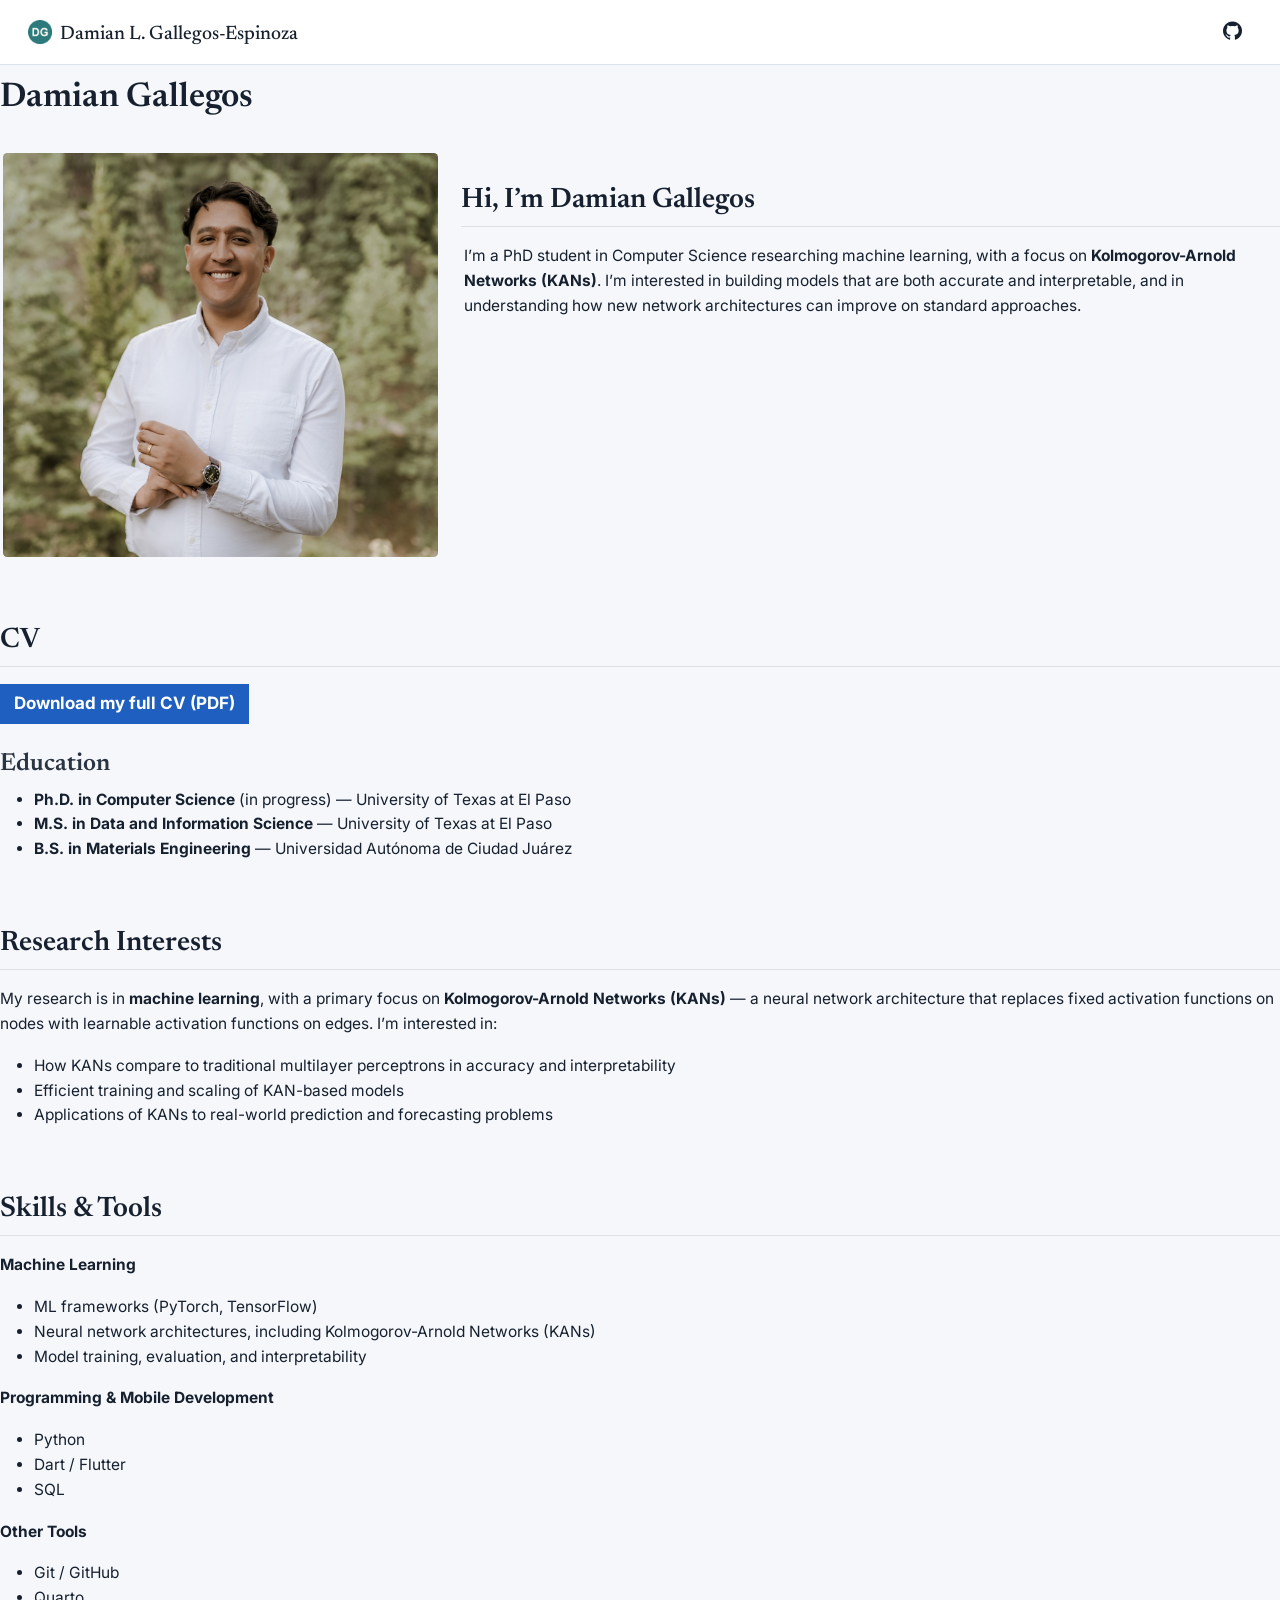
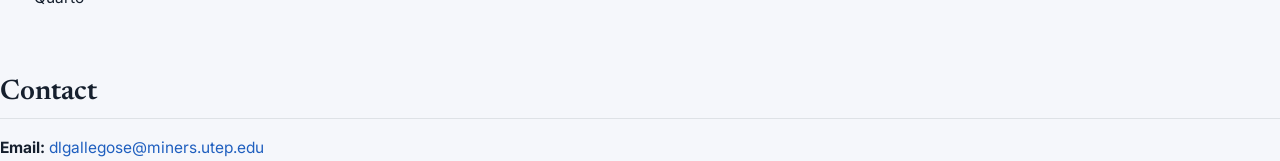
<file: dlgallegose.github.io/index.html>
<!DOCTYPE html>
<html xmlns="http://www.w3.org/1999/xhtml" lang="en" xml:lang="en"><head>

<meta charset="utf-8">
<meta name="generator" content="quarto-1.11.9">

<meta name="viewport" content="width=device-width, initial-scale=1.0, user-scalable=yes">


<title>Damian Gallegos – Damian L. Gallegos-Espinoza</title>
<style>
/* Default styles provided by pandoc.
** See https://pandoc.org/MANUAL.html#variables-for-html for config info.
*/
span.smallcaps{font-variant: small-caps;}
div.columns{display: flex; gap: 1.5em;}
div.column{flex: auto;}
@media screen {
div.columns{gap: min(4vw, 1.5em);}
div.column{overflow-x: auto;}
}
div.hanging-indent{margin-left: 1.5em; text-indent: -1.5em;}
ul.task-list{list-style: none;}
ul.task-list li input[type="checkbox"] {
  width: 0.8em;
  margin: 0 0.8em 0.2em -1em; /* quarto-specific, see https://github.com/quarto-dev/quarto-cli/issues/4556 */ 
  vertical-align: middle;
}
</style>


<script src="../site_libs/quarto-nav/quarto-nav.js"></script>
<script src="../site_libs/quarto-nav/headroom.min.js"></script>
<link href="../images/favicon.png" rel="icon" type="image/png">
<script src="../site_libs/clipboard/clipboard.min.js"></script>
<script src="../site_libs/quarto-html/quarto.js" type="module"></script>
<script src="../site_libs/quarto-html/tabsets/tabsets.js" type="module"></script>
<script src="../site_libs/quarto-html/scrollable-regions/scrollable-regions.js" type="module"></script>
<script src="../site_libs/quarto-html/popper.min.js"></script>
<script src="../site_libs/quarto-html/tippy.umd.min.js"></script>
<script src="../site_libs/quarto-html/anchor.min.js"></script>
<link href="../site_libs/quarto-html/tippy.css" rel="stylesheet">
<link href="../site_libs/quarto-html/quarto-syntax-highlighting-63b5708e65d6cd79cd7618c58d0c21e7.css" rel="stylesheet" class="quarto-color-scheme" id="quarto-text-highlighting-styles">
<link href="../site_libs/quarto-html/quarto-syntax-highlighting-dark-447e42e69aaa9833c0ba1b986f430b20.css" rel="stylesheet" class="quarto-color-scheme quarto-color-alternate" id="quarto-text-highlighting-styles">
<link href="../site_libs/quarto-html/quarto-syntax-highlighting-63b5708e65d6cd79cd7618c58d0c21e7.css" rel="stylesheet" class="quarto-color-scheme-extra" id="quarto-text-highlighting-styles">
<script src="../site_libs/bootstrap/bootstrap.min.js"></script>
<link href="../site_libs/bootstrap/bootstrap-icons.css" rel="stylesheet">
<link href="../site_libs/bootstrap/bootstrap-d2c41a60e5e39d23ba4b5e0cf3386858.min.css" rel="stylesheet" append-hash="true" class="quarto-color-scheme" id="quarto-bootstrap" data-mode="light">
<link href="../site_libs/bootstrap/bootstrap-dark-d2c41a60e5e39d23ba4b5e0cf3386858.min.css" rel="stylesheet" append-hash="true" class="quarto-color-scheme quarto-color-alternate" id="quarto-bootstrap" data-mode="light">
<link href="../site_libs/bootstrap/bootstrap-d2c41a60e5e39d23ba4b5e0cf3386858.min.css" rel="stylesheet" append-hash="true" class="quarto-color-scheme-extra" id="quarto-bootstrap" data-mode="light">
<script id="quarto-search-options" type="application/json">{
  "language": {
    "search-no-results-text": "No results",
    "search-matching-documents-text": "matching documents",
    "search-copy-link-title": "Copy link to search",
    "search-hide-matches-text": "Hide additional matches",
    "search-more-match-text": "more match in this document",
    "search-more-matches-text": "more matches in this document",
    "search-clear-button-title": "Clear",
    "search-text-placeholder": "",
    "search-detached-cancel-button-title": "Cancel",
    "search-submit-button-title": "Submit",
    "search-label": "Search"
  }
}</script>
<link rel="preconnect" href="https://fonts.googleapis.com">
<link rel="preconnect" href="https://fonts.gstatic.com" crossorigin="">
<link href="https://fonts.googleapis.com/css2?family=Inter:wght@400;500;600&amp;family=Newsreader:opsz,wght@6..72,400;6..72,500&amp;family=IBM+Plex+Mono:wght@400;500&amp;display=swap" rel="stylesheet">
<meta name="description" content="Damian L. Gallegos-Espinoza: Ph.D. student in Computer Science at UTEP studying uncertainty and error estimation in neural networks, with a focus on Kolmogorov-Arnold Networks.">


</head>

<body class="nav-fixed fullcontent quarto-light"><a id="quarto-skip-link" class="visually-hidden-focusable" href="#quarto-content">Skip to main content</a>

<div id="quarto-search-results"></div>
  <header id="quarto-header" class="headroom fixed-top">
    <nav class="navbar navbar-expand-lg " data-bs-theme="dark" aria-label="Site">
      <div class="navbar-container container-fluid">
      <div class="navbar-brand-container mx-auto">
    <a href="../index.html" class="navbar-brand navbar-brand-logo">
    <img src="../images/favicon.png" alt="" class="navbar-logo light-content">
    <img src="../images/favicon.png" alt="" class="navbar-logo dark-content">
    </a>
    <a class="navbar-brand" href="../index.html">
    <span class="navbar-title">Damian L. Gallegos-Espinoza</span>
    </a>
  </div>
          <button class="navbar-toggler" type="button" data-bs-toggle="collapse" data-bs-target="#navbarCollapse" aria-controls="navbarCollapse" aria-expanded="false" aria-label="Toggle navigation" onclick="if (window.quartoToggleHeadroom) { window.quartoToggleHeadroom(); }">
  <span class="navbar-toggler-icon"></span>
</button>
          <div class="collapse navbar-collapse" id="navbarCollapse">
            <ul class="navbar-nav navbar-nav-scroll ms-auto">
  <li class="nav-item compact">
    <a class="nav-link" href="https://github.com/dlgallegose"> <i class="bi bi-github" role="img" aria-label="GitHub">
</i> 
<span class="menu-text"></span></a>
  </li>  
</ul>
          </div> <!-- /navcollapse -->
            <div class="quarto-navbar-tools">
</div>
      </div> <!-- /container-fluid -->
    </nav>
</header>
<!-- content -->
<div id="quarto-content" class="quarto-container page-layout-custom page-navbar" tabindex="-1">
<!-- sidebar -->
<!-- margin-sidebar -->
<!-- main -->

<header id="title-block-header" class="quarto-title-block default">
<div class="quarto-title">
<h1 class="title">Damian Gallegos</h1>
</div>



<div class="quarto-title-meta">

    
  
    
  </div>
  


</header>


<div class="quarto-layout-panel" data-layout="[35,65]">
<div class="quarto-layout-row">
<div class="quarto-layout-cell" style="flex-basis: 35.0%;justify-content: center;">
<p><img src="images/headshot.jpg" class="rounded img-fluid" alt="Headshot of Damian Gallegos"></p>
</div>
<section id="hi-im-damian-gallegos" class="level2 quarto-layout-cell" style="flex-basis: 65.0%;justify-content: flex-start;">
<h2 data-anchor-id="hi-im-damian-gallegos">Hi, I’m Damian Gallegos</h2>
<p>I’m a PhD student in Computer Science researching machine learning, with a focus on <strong>Kolmogorov-Arnold Networks (KANs)</strong>. I’m interested in building models that are both accurate and interpretable, and in understanding how new network architectures can improve on standard approaches.</p>
</section>
</div>
</div>
<section id="cv" class="level2">
<h2 data-anchor-id="cv">CV</h2>
<p><a href="files/cv.pdf" class="btn btn-primary" role="button"><strong>Download my full CV (PDF)</strong></a></p>
<section id="education" class="level3">
<h3 data-anchor-id="education">Education</h3>
<ul>
<li><strong>Ph.D.&nbsp;in Computer Science</strong> (in progress) — University of Texas at El Paso</li>
<li><strong>M.S. in Data and Information Science</strong> — University of Texas at El Paso</li>
<li><strong>B.S. in Materials Engineering</strong> — Universidad Autónoma de Ciudad Juárez</li>
</ul>
</section>
</section>
<section id="research-interests" class="level2">
<h2 data-anchor-id="research-interests">Research Interests</h2>
<p>My research is in <strong>machine learning</strong>, with a primary focus on <strong>Kolmogorov-Arnold Networks (KANs)</strong> — a neural network architecture that replaces fixed activation functions on nodes with learnable activation functions on edges. I’m interested in:</p>
<ul>
<li>How KANs compare to traditional multilayer perceptrons in accuracy and interpretability</li>
<li>Efficient training and scaling of KAN-based models</li>
<li>Applications of KANs to real-world prediction and forecasting problems</li>
</ul>
</section>
<section id="skills-tools" class="level2">
<h2 data-anchor-id="skills-tools">Skills &amp; Tools</h2>
<p><strong>Machine Learning</strong></p>
<ul>
<li>ML frameworks (PyTorch, TensorFlow)</li>
<li>Neural network architectures, including Kolmogorov-Arnold Networks (KANs)</li>
<li>Model training, evaluation, and interpretability</li>
</ul>
<p><strong>Programming &amp; Mobile Development</strong></p>
<ul>
<li>Python</li>
<li>Dart / Flutter</li>
<li>SQL</li>
</ul>
<p><strong>Other Tools</strong></p>
<ul>
<li>Git / GitHub</li>
<li>Quarto</li>
</ul>
</section>
<section id="contact" class="level2">
<h2 data-anchor-id="contact">Contact</h2>
<p><strong>Email:</strong> <a href="mailto:dlgallegose@miners.utep.edu">dlgallegose@miners.utep.edu</a></p>
<!-- Optional: add LinkedIn, GitHub, or ORCID links below -->
<!-- **LinkedIn:** [linkedin.com/in/yourname](https://linkedin.com/in/yourname) -->
<!-- **ORCID:** [0000-0000-0000-0000](https://orcid.org/0000-0000-0000-0000) -->


</section>


<script>
(function () {
  var reduce = window.matchMedia('(prefers-reduced-motion: reduce)').matches;

  /* ---------- Tabs with sliding indicator ---------- */
  var bar = document.querySelector('.tabs-x');
  var tabs = Array.prototype.slice.call(document.querySelectorAll('.tab-x'));
  var panels = tabs.map(function (t) { return document.getElementById(t.getAttribute('aria-controls')); });
  var ind = null;
  var current = 0;
  function moveInd() {
    if (!ind || !tabs[current]) return;
    var t = tabs[current];
    ind.style.width = t.offsetWidth + 'px';
    ind.style.transform = 'translate(' + t.offsetLeft + 'px,' + (t.offsetTop - 6) + 'px)';
    ind.style.height = t.offsetHeight + 'px';
    ind.style.bottom = 'auto';
  }
  function show(i, focus) {
    current = i;
    tabs.forEach(function (t, j) {
      var on = i === j;
      t.setAttribute('aria-selected', on ? 'true' : 'false');
      t.tabIndex = on ? 0 : -1;
      if (panels[j]) panels[j].hidden = !on;
    });
    moveInd();
    if (focus) tabs[i].focus();
  }
  if (bar && tabs.length && panels.every(Boolean)) {
    document.documentElement.classList.add('tabs-on');
    ind = document.createElement('span');
    ind.className = 'tab-ind';
    ind.setAttribute('aria-hidden', 'true');
    bar.insertBefore(ind, bar.firstChild);
    tabs.forEach(function (t, i) {
      t.addEventListener('click', function () {
        show(i);
        history.replaceState(null, '', '#' + t.getAttribute('aria-controls'));
      });
      t.addEventListener('keydown', function (e) {
        if (e.key === 'ArrowRight') show((i + 1) % tabs.length, true);
        if (e.key === 'ArrowLeft') show((i - 1 + tabs.length) % tabs.length, true);
      });
    });
    var start = 0, h = location.hash.slice(1);
    tabs.forEach(function (t, i) { if (t.getAttribute('aria-controls') === h) start = i; });
    var prev = ind.style.transition;
    ind.style.transition = 'none';
    show(start);
    ind.offsetWidth;
    ind.style.transition = prev;
    window.addEventListener('resize', moveInd);
    if (document.fonts && document.fonts.ready) document.fonts.ready.then(moveInd);
  }

  /* ---------- Copy email ---------- */
  var btn = document.querySelector('.copy-email');
  if (btn) {
    btn.addEventListener('click', function () {
      var email = btn.getAttribute('data-email');
      var label = btn.querySelector('.copy-label');
      var done = function () {
        btn.classList.add('copied');
        label.textContent = 'Email copied';
        setTimeout(function () { btn.classList.remove('copied'); label.textContent = 'Email'; }, 1800);
      };
      if (navigator.clipboard) {
        navigator.clipboard.writeText(email).then(done, function () { window.location.href = 'mailto:' + email; });
      } else {
        window.location.href = 'mailto:' + email;
      }
    });
  }

})();
</script>
<script>
(function () {
  // "Latest paper" link: switch to the Publications tab and open that paper
  document.querySelectorAll('.jump').forEach(function (a) {
    a.addEventListener('click', function (e) {
      var tab = document.getElementById('t-publications');
      var pub = document.getElementById(a.getAttribute('data-open'));
      if (!tab || !pub) return;
      e.preventDefault();
      tab.click();
      pub.open = true;
      pub.classList.remove('flash'); void pub.offsetWidth; pub.classList.add('flash');
      var smooth = !window.matchMedia('(prefers-reduced-motion: reduce)').matches;
      document.querySelector('.tabs-x').scrollIntoView({ behavior: smooth ? 'smooth' : 'auto', block: 'start' });
    });
  });
})();
</script>
<script>
/* A [2,1,1] Kolmogorov-Arnold Network trained in the browser.
   Each edge: phi(z) = w_b * silu(z) + sum_i c_i B_i(z), cubic B-splines on a uniform grid
   (the same edge parameterization used by pykan). Trained by full-batch MSE with Adam or
   L-BFGS (two-loop recursion + backtracking line search). The hidden edge's grid is updated
   from the data during training, then each edge is matched to a symbolic form. */
(function () {
  var net = document.getElementById('kan-net');
  if (!net) return;
  var reduce = window.matchMedia('(prefers-reduced-motion: reduce)').matches;
  var NS = 'http://www.w3.org/2000/svg';

  /* ---------- data ---------- */
  function rng(seed) {
    return function () {
      seed |= 0; seed = seed + 0x6D2B79F5 | 0;
      var t = Math.imul(seed ^ seed >>> 15, 1 | seed);
      t = t + Math.imul(t ^ t >>> 7, 61 | t) ^ t;
      return ((t ^ t >>> 14) >>> 0) / 4294967296;
    };
  }
  var NPTS = 200, X = [], Y = [], T = [];
  (function () {
    var r = rng(7);
    for (var n = 0; n < NPTS; n++) {
      var x = 2 * r() - 1, y = 2 * r() - 1;
      X.push(x); Y.push(y); T.push(Math.exp(Math.sin(Math.PI * x) + y * y));
    }
  })();

  /* ---------- splines ---------- */
  var G = 6, K = 3, NB = G + K, P = NB + 1, NP = 3 * P;
  function makeGrid(lo, hi) {
    var h = (hi - lo) / G, t = [];
    for (var j = 0; j <= G + 2 * K; j++) t.push(lo + (j - K) * h);
    return { lo: lo, hi: hi, t: t };
  }
  var tmp = new Float64Array(G + 2 * K);
  function basis(z, grid, out) {
    var t = grid.t, n = t.length - 1, i, k;
    for (i = 0; i < n; i++) tmp[i] = (z >= t[i] && z < t[i + 1]) ? 1 : 0;
    for (k = 1; k <= K; k++) {
      for (i = 0; i < n - k; i++) {
        tmp[i] = (z - t[i]) / (t[i + k] - t[i]) * tmp[i] + (t[i + k + 1] - z) / (t[i + k + 1] - t[i + 1]) * tmp[i + 1];
      }
    }
    for (i = 0; i < NB; i++) out[i] = tmp[i];
  }
  function silu(z) { return z / (1 + Math.exp(-z)); }
  function dsilu(z) { var s = 1 / (1 + Math.exp(-z)); return s + z * s * (1 - s); }
  var bufA = new Float64Array(NB);
  function phi(th, grids, e, z) {
    basis(z, grids[e], bufA);
    var o = e * P, s = th[o + NB] * silu(z);
    for (var i = 0; i < NB; i++) s += th[o + i] * bufA[i];
    return s;
  }

  /* ---------- model state ---------- */
  var theta, grids;
  function init() {
    var r = rng(42);
    theta = new Float64Array(NP);
    for (var e = 0; e < 3; e++) {
      for (var i = 0; i < NB; i++) theta[e * P + i] = (r() - 0.5) * 0.2;
      theta[e * P + NB] = 1;
    }
    grids = [makeGrid(-1, 1), makeGrid(-1, 1), makeGrid(-1, 1)];
    updateHiddenGrid();
  }

  var B1 = new Float64Array(NB), B2 = new Float64Array(NB), B3 = new Float64Array(NB);
  function hidden(th, n) {
    return phi(th, grids, 0, X[n]) + phi(th, grids, 1, Y[n]);
  }
  function lossGrad(th, g) {
    var loss = 0, i, n, o3 = 2 * P;
    if (g) for (i = 0; i < NP; i++) g[i] = 0;
    for (n = 0; n < NPTS; n++) {
      var x = X[n], y = Y[n];
      basis(x, grids[0], B1); basis(y, grids[1], B2);
      var h1 = th[NB] * silu(x), h2 = th[P + NB] * silu(y);
      for (i = 0; i < NB; i++) { h1 += th[i] * B1[i]; h2 += th[P + i] * B2[i]; }
      var h = h1 + h2;
      basis(h, grids[2], B3);
      var out = th[o3 + NB] * silu(h);
      for (i = 0; i < NB; i++) out += th[o3 + i] * B3[i];
      var r = out - T[n];
      loss += r * r;
      if (!g) continue;
      var d = 2 * r / NPTS;
      for (i = 0; i < NB; i++) g[o3 + i] += d * B3[i];
      g[o3 + NB] += d * silu(h);
      var eps = 1e-4;
      var dphi = (phi(th, grids, 2, h + eps) - phi(th, grids, 2, h - eps)) / (2 * eps);
      var dh = d * dphi;
      for (i = 0; i < NB; i++) { g[i] += dh * B1[i]; g[P + i] += dh * B2[i]; }
      g[NB] += dh * silu(x);
      g[P + NB] += dh * silu(y);
    }
    return loss / NPTS;
  }

  /* Refit the hidden edge's spline on a grid spanning the current hidden values (as in pykan's update_grid). */
  function updateHiddenGrid() {
    var hs = [], lo = Infinity, hi = -Infinity, n, i, j;
    for (n = 0; n < NPTS; n++) { var h = hidden(theta, n); hs.push(h); if (h < lo) lo = h; if (h > hi) hi = h; }
    var span = Math.max(hi - lo, 1e-3);
    var ng = makeGrid(lo - 0.05 * span, hi + 0.05 * span);
    var o = 2 * P, wb = theta[o + NB];
    var A = [], b = [];
    for (n = 0; n < NPTS; n++) {
      var target = phi(theta, grids, 2, hs[n]) - wb * silu(hs[n]);
      var row = new Float64Array(NB); basis(hs[n], ng, row);
      A.push(row); b.push(target);
    }
    var M = [], v = [];
    for (i = 0; i < NB; i++) {
      M.push(new Float64Array(NB)); v.push(0);
      for (n = 0; n < NPTS; n++) v[i] += A[n][i] * b[n];
      for (j = 0; j < NB; j++) { var s = 0; for (n = 0; n < NPTS; n++) s += A[n][i] * A[n][j]; M[i][j] = s + (i === j ? 1e-6 : 0); }
    }
    var c = solve(M, v);
    for (i = 0; i < NB; i++) theta[o + i] = c[i];
    grids[2] = ng;
  }
  function solve(M, v) {
    var n = v.length, i, j, k, a = M.map(function (r, i) { return Array.prototype.slice.call(r).concat([v[i]]); });
    for (i = 0; i < n; i++) {
      var p = i; for (k = i + 1; k < n; k++) if (Math.abs(a[k][i]) > Math.abs(a[p][i])) p = k;
      var t = a[i]; a[i] = a[p]; a[p] = t;
      for (k = i + 1; k < n; k++) { var f = a[k][i] / a[i][i]; for (j = i; j <= n; j++) a[k][j] -= f * a[i][j]; }
    }
    var x = new Array(n);
    for (i = n - 1; i >= 0; i--) { var s = a[i][n]; for (j = i + 1; j < n; j++) s -= a[i][j] * x[j]; x[i] = s / a[i][i]; }
    return x;
  }

  /* ---------- optimizers ---------- */
  function Adam(lr) {
    var m = new Float64Array(NP), v = new Float64Array(NP), t = 0, g = new Float64Array(NP);
    return function () {
      var L = lossGrad(theta, g); t++;
      for (var i = 0; i < NP; i++) {
        m[i] = 0.9 * m[i] + 0.1 * g[i];
        v[i] = 0.999 * v[i] + 0.001 * g[i] * g[i];
        var mh = m[i] / (1 - Math.pow(0.9, t)), vh = v[i] / (1 - Math.pow(0.999, t));
        theta[i] -= lr * mh / (Math.sqrt(vh) + 1e-8);
      }
      return L;
    };
  }
  function LBFGS(mem) {
    var S = [], Yv = [], g = new Float64Array(NP), L = null;
    function dot(a, b) { var s = 0; for (var i = 0; i < NP; i++) s += a[i] * b[i]; return s; }
    var api = function () {
      if (L === null) L = lossGrad(theta, g);
      var q = Float64Array.from(g), al = [], i, k;
      for (k = S.length - 1; k >= 0; k--) { var rho = 1 / dot(Yv[k], S[k]); al[k] = rho * dot(S[k], q); for (i = 0; i < NP; i++) q[i] -= al[k] * Yv[k][i]; }
      var gam = S.length ? dot(S[S.length - 1], Yv[S.length - 1]) / dot(Yv[Yv.length - 1], Yv[Yv.length - 1]) : 1e-2;
      for (i = 0; i < NP; i++) q[i] *= gam;
      for (k = 0; k < S.length; k++) { var rho2 = 1 / dot(Yv[k], S[k]), be = rho2 * dot(Yv[k], q); for (i = 0; i < NP; i++) q[i] += S[k][i] * (al[k] - be); }
      var dir = q.map(function (z) { return -z; });
      var gd = dot(g, dir);
      if (gd >= 0) { S = []; Yv = []; dir = g.map(function (z) { return -1e-2 * z; }); gd = dot(g, dir); }
      var old = Float64Array.from(theta), gNew = new Float64Array(NP), step = 1, Lnew;
      for (var tries = 0; tries < 30; tries++) {
        for (i = 0; i < NP; i++) theta[i] = old[i] + step * dir[i];
        Lnew = lossGrad(theta, gNew);
        if (isFinite(Lnew) && Lnew <= L + 1e-4 * step * gd) break;
        step *= 0.5;
      }
      if (!(isFinite(Lnew) && Lnew <= L)) { theta.set(old); S = []; Yv = []; return L; }
      var s = new Float64Array(NP), y = new Float64Array(NP);
      for (i = 0; i < NP; i++) { s[i] = theta[i] - old[i]; y[i] = gNew[i] - g[i]; }
      if (dot(s, y) > 1e-12) { S.push(s); Yv.push(y); if (S.length > mem) { S.shift(); Yv.shift(); } }
      g = gNew; L = Lnew;
      return L;
    };
    api.reset = function () { S = []; Yv = []; L = null; };
    return api;
  }

  /* ---------- training schedules ---------- */
  var ADAM_STEPS = 1500, LB_STEPS = 80, LB_ADAM = 300;
  function schedule(kind) {
    var plan = [];
    if (kind === 'adam') {
      var adam = Adam(0.03);
      for (var s = 0; s < ADAM_STEPS; s++) plan.push({ fn: adam, name: 'Adam', grid: s > 0 && s % 100 === 0 && s <= 500 });
    } else {
      var lb = LBFGS(10), adam2 = Adam(0.005);
      for (var a = 0; a < LB_STEPS; a++) plan.push({ fn: lb, name: 'L-BFGS', grid: a > 0 && a % 15 === 0 && a <= 45, lb: lb });
      for (var b = 0; b < LB_ADAM; b++) plan.push({ fn: adam2, name: 'Adam', grid: false });
    }
    return plan;
  }

  /* ---------- symbolic matching ---------- */
  function linfit(u, y) {
    var n = u.length, su = 0, sy = 0, suu = 0, suy = 0, i;
    for (i = 0; i < n; i++) { su += u[i]; sy += y[i]; suu += u[i] * u[i]; suy += u[i] * y[i]; }
    var den = n * suu - su * su;
    if (Math.abs(den) < 1e-12) return null;
    var a = (n * suy - su * sy) / den, d = (sy - a * su) / n;
    return { a: a, d: d, err: sse(u, y, a, d) };
  }
  function sse(u, y, a, d) { var s = 0; for (var i = 0; i < u.length; i++) { var r = a * u[i] + d - y[i]; s += r * r; } return s; }
  function sst(y) { var m = y.reduce(function (p, q) { return p + q; }, 0) / y.length; return y.reduce(function (p, q) { return p + (q - m) * (q - m); }, 0); }
  function fitSym(zs, ys) {
    var tot = sst(ys) || 1e-12, res = [];
    var lf = linfit(zs, ys); res.push({ kind: 'x', a: lf.a, d: lf.d, err: lf.err / tot, cx: 0 });
    // quadratic: y = p z^2 + q z + r
    var best = null;
    (function () {
      var n = zs.length, S = [[0, 0, 0], [0, 0, 0], [0, 0, 0]], v = [0, 0, 0];
      for (var i = 0; i < n; i++) { var f = [zs[i] * zs[i], zs[i], 1]; for (var j = 0; j < 3; j++) { v[j] += f[j] * ys[i]; for (var k = 0; k < 3; k++) S[j][k] += f[j] * f[k]; } }
      var c = solve(S, v), e = 0;
      for (var i2 = 0; i2 < n; i2++) { var r = c[0] * zs[i2] * zs[i2] + c[1] * zs[i2] + c[2] - ys[i2]; e += r * r; }
      res.push({ kind: 'x2', p: c[0], q: c[1], r: c[2], err: e / tot, cx: 1 });
    })();
    function scan(kind, bs, cs, f, cx) {
      var bb = null;
      bs.forEach(function (b) { cs.forEach(function (c) {
        var u = zs.map(function (z) { return f(b * z + c); });
        var l = linfit(u, ys); if (l && (!bb || l.err < bb.err)) bb = { kind: kind, a: l.a, b: b, c: c, d: l.d, err: l.err };
      }); });
      return bb;
    }
    function lin(a, b, s) { var o = []; for (var v = a; v <= b + 1e-9; v += s) o.push(v); return o; }
    var e1 = scan('exp', lin(-3, 3, 0.05).filter(function (b) { return Math.abs(b) > 0.04; }), [0], Math.exp);
    e1 = scan('exp', lin(e1.b - 0.05, e1.b + 0.05, 0.002), [0], Math.exp);
    e1.err /= tot; e1.cx = 2; res.push(e1);
    var s1 = scan('sin', lin(0.3, 6, 0.05), lin(-Math.PI, Math.PI, Math.PI / 32), Math.sin);
    s1 = scan('sin', lin(s1.b - 0.05, s1.b + 0.05, 0.002), lin(s1.c - 0.1, s1.c + 0.1, 0.005), Math.sin);
    s1.err /= tot; s1.cx = 3; res.push(s1);
    var bestErr = Math.min.apply(null, res.map(function (r) { return r.err; }));
    var ok = res.filter(function (r) { return r.err <= 3 * bestErr + 1e-5; });
    ok.sort(function (p, q) { return p.cx - q.cx; });
    var pick = ok[0]; pick.r2 = 1 - pick.err;
    return pick;
  }
  function f2(v) { var s = Math.abs(v) < 0.005 ? '0.00' : v.toFixed(2); return s; }
  function symLabel(m, v) {
    if (m.kind === 'x') return 'linear';
    if (m.kind === 'x2') { var sh = m.q / (2 * m.p); return Math.abs(sh) < 0.05 ? v + '²' : '(' + v + (sh > 0 ? ' + ' : ' − ') + Math.abs(sh).toFixed(2) + ')²'; }
    if (m.kind === 'exp') return 'exp';
    if (m.kind === 'sin') {
      var b = m.b, c = ((m.c + Math.PI) % (2 * Math.PI) + 2 * Math.PI) % (2 * Math.PI) - Math.PI, neg = '';
      if (b < 0) { b = -b; c = -c; neg = '−'; }
      if (Math.abs(c) > Math.PI - 0.06) { c = 0; neg = neg ? '' : '−'; }
      var bs = Math.abs(b - Math.PI) < 0.06 ? 'π' : b.toFixed(2);
      if (Math.abs(c) < 0.06) return neg + 'sin(' + bs + v + ')';
      return Math.abs(c) < 0.06 ? 'sin(' + bs + v + ')' : 'sin(' + bs + v + (c > 0 ? ' + ' : ' − ') + Math.abs(c).toFixed(2) + ')';
    }
  }
  function edgeSamples(e) {
    var lo, hi;
    if (e < 2) { lo = -1; hi = 1; }
    else { lo = Infinity; hi = -Infinity; for (var n = 0; n < NPTS; n++) { var h = hidden(theta, n); lo = Math.min(lo, h); hi = Math.max(hi, h); } }
    var zs = [], ys = [];
    for (var i = 0; i <= 100; i++) { var z = lo + (hi - lo) * i / 100; zs.push(z); ys.push(phi(theta, grids, e, z)); }
    return { zs: zs, ys: ys, lo: lo, hi: hi };
  }
  var symbolic = null;
  function readBack() {
    var m = [0, 1, 2].map(function (e) { var s = edgeSamples(e); return fitSym(s.zs, s.ys); });
    symbolic = m;
    var fx = document.getElementById('kan-formula');
    if (m[0].kind === 'sin' && m[1].kind === 'x2' && m[2].kind === 'exp') {
      // phi0 = a0 sin(b0 x + c0) + d0 ; phi1 = p y^2 + q y + r ; phi2 = a2 exp(b2 h) + d2
      var A = m[2].b * m[0].a, Pp = m[2].b * m[1].p, Q = m[2].b * m[1].q;
      var Kc = m[2].a * Math.exp(m[2].b * (m[0].d + m[1].r)), D = m[2].d;
      if (A < 0) { A = -A; m[0].b = -m[0].b; m[0].c = -m[0].c; }
      if (m[0].b < 0) { m[0].b = -m[0].b; m[0].c = -m[0].c + Math.PI; }
      var sinTerm = symLabel({ kind: 'sin', b: m[0].b, c: ((m[0].c + Math.PI) % (2 * Math.PI) + 2 * Math.PI) % (2 * Math.PI) - Math.PI }, 'x');
      var s = 'Read back: f ≈ ' + f2(Kc) + '·exp(' + f2(A) + '·' + sinTerm + ' + ' + f2(Pp) + '·y²';
      if (Math.abs(Q) >= 0.05) s += (Q > 0 ? ' + ' : ' − ') + Math.abs(Q).toFixed(2) + '·y';
      s += ')';
      if (Math.abs(D) >= 0.05) s += (D > 0 ? ' + ' : ' − ') + Math.abs(D).toFixed(2);
      fx.textContent = s;
      fx.classList.add('found');
    } else {
      fx.textContent = 'Edges matched: ' + symLabel(m[0], 'x') + ', ' + symLabel(m[1], 'y') + ', ' + symLabel(m[2], 'h') + '. Try training again.';
    }
  }

  /* ---------- drawing ---------- */
  function el(name, attrs, parent) {
    var e = document.createElementNS(NS, name);
    for (var k in attrs) e.setAttribute(k, attrs[k]);
    (parent || net).appendChild(e);
    return e;
  }
  var nodes = { x: [120, 226], y: [240, 226], h: [180, 124], f: [180, 12] };
  var boxes = [ { cx: 120, cy: 166, from: 'x', to: 'h', v: 'x', side: 'left' },
                { cx: 240, cy: 166, from: 'y', to: 'h', v: 'y', side: 'right' },
                { cx: 180, cy: 64, from: 'h', to: 'f', v: 'h', side: 'right' } ];
  var BW = 84, BH = 44;
  boxes.forEach(function (b) {
    var a = nodes[b.from], c = nodes[b.to];
    el('line', { x1: a[0], y1: a[1], x2: b.cx, y2: b.cy + BH / 2, class: 'edge' });
    el('line', { x1: b.cx, y1: b.cy - BH / 2, x2: c[0], y2: c[1], class: 'edge' });
  });
  boxes.forEach(function (b, i) {
    el('rect', { x: b.cx - BW / 2, y: b.cy - BH / 2, width: BW, height: BH, rx: 6, class: 'ebox' });
    b.path = el('path', { class: 'ecurve' });
    var lx = b.side === 'left' ? b.cx - BW / 2 - 6 : b.cx + BW / 2 + 6;
    b.name = el('text', { x: lx, y: b.cy + 3, 'text-anchor': b.side === 'left' ? 'end' : 'start', class: 'ename' });
    b.name.textContent = 'φ' + (i + 1) + '(' + b.v + ')';
    b.sym = el('text', { x: b.cx, y: b.cy + BH / 2 + 11, 'text-anchor': 'middle', class: 'esym' });
  });
  Object.keys(nodes).forEach(function (k) {
    var p = nodes[k];
    el('circle', { cx: p[0], cy: p[1], r: k === 'h' ? 6 : 9, class: 'node' + (k === 'h' ? ' hid' : '') });
    if (k !== 'h') { var t = el('text', { x: p[0], y: p[1] + 3.5, 'text-anchor': 'middle', class: 'nlbl' }); t.textContent = k; }
  });
  var sumLbl = el('text', { x: nodes.h[0] + 12, y: nodes.h[1] + 4, class: 'ename' }); sumLbl.textContent = 'h = φ1 + φ2';

  function drawNet() {
    boxes.forEach(function (b, e) {
      var s = edgeSamples(e), mn = Math.min.apply(null, s.ys), mx = Math.max.apply(null, s.ys), sp = Math.max(mx - mn, 1e-6);
      var d = s.ys.map(function (y, i) {
        var px = b.cx - BW / 2 + 6 + (BW - 12) * i / 100, py = b.cy + BH / 2 - 6 - (BH - 12) * (y - mn) / sp;
        return (i ? 'L' : 'M') + px.toFixed(1) + ' ' + py.toFixed(1);
      }).join('');
      b.path.setAttribute('d', d);
      b.sym.textContent = symbolic ? '≈ ' + symLabel(symbolic[e], b.v) + ', R² ' + symbolic[e].r2.toFixed(3) : '';
    });
  }

  var lossSvg = document.getElementById('kan-loss-svg');
  var LW = 360, LH = 72, LP = 26, LMIN = -5, LMAX = 1.5;
  function lel(name, attrs) { return el(name, attrs, lossSvg); }
  [1, -1, -3, -5].forEach(function (p) {
    var y = 4 + (LMAX - p) / (LMAX - LMIN) * (LH - 12);
    lel('line', { x1: LP, x2: LW - 4, y1: y, y2: y, class: 'lgrid' });
    var t = lel('text', { x: LP - 4, y: y + 3, 'text-anchor': 'end', class: 'llbl' }); t.textContent = '1e' + p;
  });
  var lossPath = lel('path', { class: 'lcurve' });
  var lossHint = lel('text', { x: (LP + LW) / 2, y: LH / 2 + 2, 'text-anchor': 'middle', class: 'loss-hint' }); lossHint.textContent = 'Press Train to start';
  var lossTag = lel('text', { x: LW - 4, y: LH - 2, 'text-anchor': 'end', class: 'llbl' }); lossTag.textContent = 'training loss (MSE, log scale)';
  var losses = [], totalSteps = ADAM_STEPS;
  function drawLoss() {
    lossHint.style.display = losses.length ? 'none' : '';
    if (!losses.length) { lossPath.setAttribute('d', ''); return; }
    var d = losses.map(function (L, i) {
      var x = LP + (LW - 4 - LP) * i / Math.max(totalSteps - 1, 1);
      var lg = Math.max(LMIN, Math.min(LMAX, Math.log10(L)));
      var y = 4 + (LMAX - lg) / (LMAX - LMIN) * (LH - 12);
      return (i ? 'L' : 'M') + x.toFixed(1) + ' ' + y.toFixed(1);
    }).join('');
    lossPath.setAttribute('d', d);
  }

  var stepEl = document.getElementById('kan-step'), lossEl = document.getElementById('kan-loss'), optEl = document.getElementById('kan-opt');
  function stats(name) {
    stepEl.textContent = losses.length;
    lossEl.textContent = losses.length ? losses[losses.length - 1].toExponential(2) : lossGrad(theta).toExponential(2);
    optEl.textContent = name;
  }

  /* ---------- run ---------- */
  var anim = null, btns = Array.prototype.slice.call(document.querySelectorAll('.kan-btns .btn-x'));
  function setBusy(b) { btns.forEach(function (x) { if (x.getAttribute('data-opt') !== 'reset') x.disabled = b; }); }
  function resetAll() {
    if (anim) cancelAnimationFrame(anim); anim = null;
    init(); losses = []; symbolic = null;
    var fx = document.getElementById('kan-formula');
    fx.textContent = 'Target: f(x, y) = exp(sin(πx) + y²)'; fx.classList.remove('found');
    btns.forEach(function (x) { x.classList.remove('on'); });
    setBusy(false); drawNet(); drawLoss(); stats('untrained');
  }
  function run(kind, sync) {
    resetAll();
    var plan = schedule(kind); totalSteps = plan.length;
    var i = 0, per = kind === 'adam' ? 12 : 3;
    function stepOnce() {
      var p = plan[i];
      if (p.grid) { updateHiddenGrid(); if (p.lb) p.lb.reset(); }
      losses.push(p.fn()); i++;
      return p.name;
    }
    if (sync || reduce) {
      var nm; while (i < plan.length) nm = stepOnce();
      readBack(); drawNet(); drawLoss(); stats(nm + ' · done');
      return losses[losses.length - 1];
    }
    setBusy(true);
    (function frame() {
      var nm, n = (plan[i] && plan[i].name === 'L-BFGS') ? 1 : per;
      for (var k = 0; k < n && i < plan.length; k++) nm = stepOnce();
      drawNet(); drawLoss(); stats(nm);
      if (i < plan.length) anim = requestAnimationFrame(frame);
      else { anim = null; readBack(); drawNet(); stats(nm + ' · done'); setBusy(false); }
    })();
  }
  btns.forEach(function (b) {
    b.addEventListener('click', function () {
      var k = b.getAttribute('data-opt');
      if (k === 'reset') { resetAll(); return; }
      run(k);
      btns.forEach(function (x) { x.classList.toggle('on', x === b); });
    });
  });

  window.kanDemo = { run: function (k) { var L0 = (init(), lossGrad(theta)); var L = run(k, true); return { initial: L0, final: L, labels: symbolic.map(function (m, e) { return symLabel(m, ['x', 'y', 'h'][e]) + ' R2=' + m.r2.toFixed(4); }), formula: document.getElementById('kan-formula').textContent }; } };
  resetAll();
})();
</script>
<script id="quarto-html-after-body" type="application/javascript">
  window.document.addEventListener("DOMContentLoaded", function (event) {
    const icon = "";
    const anchorJS = new window.AnchorJS();
    anchorJS.options = {
      placement: 'right',
      icon: icon
    };
    anchorJS.add('.anchored');
    const isCodeAnnotation = (el) => {
      for (const clz of el.classList) {
        if (clz.startsWith('code-annotation-')) {                     
          return true;
        }
      }
      return false;
    }
    const onCopySuccess = function(e) {
      // button target
      const button = e.trigger;
      // don't keep focus
      button.blur();
      // flash "checked"
      button.classList.add('code-copy-button-checked');
      var currentTitle = button.getAttribute("title");
      button.setAttribute("title", "Copied!");
      let tooltip;
      if (window.bootstrap) {
        button.setAttribute("data-bs-toggle", "tooltip");
        button.setAttribute("data-bs-placement", "left");
        button.setAttribute("data-bs-title", "Copied!");
        tooltip = new bootstrap.Tooltip(button, 
          { trigger: "manual", 
            customClass: "code-copy-button-tooltip",
            offset: [0, -8]});
        tooltip.show();    
      }
      setTimeout(function() {
        if (tooltip) {
          tooltip.hide();
          button.removeAttribute("data-bs-title");
          button.removeAttribute("data-bs-toggle");
          button.removeAttribute("data-bs-placement");
        }
        button.setAttribute("title", currentTitle);
        button.classList.remove('code-copy-button-checked');
      }, 1000);
      // clear code selection
      e.clearSelection();
    }
    const getTextToCopy = function(trigger) {
      const outerScaffold = trigger.parentElement.cloneNode(true);
      const codeEl = outerScaffold.querySelector('code');
      for (const childEl of codeEl.children) {
        if (isCodeAnnotation(childEl)) {
          childEl.remove();
        }
      }
      return codeEl.innerText;
    }
    const clipboard = new window.ClipboardJS('.code-copy-button:not([data-in-quarto-modal])', {
      text: getTextToCopy
    });
    clipboard.on('success', onCopySuccess);
    if (window.document.getElementById('quarto-embedded-source-code-modal')) {
      const clipboardModal = new window.ClipboardJS('.code-copy-button[data-in-quarto-modal]', {
        text: getTextToCopy,
        container: window.document.getElementById('quarto-embedded-source-code-modal')
      });
      clipboardModal.on('success', onCopySuccess);
    }
      var localhostRegex = new RegExp(/^(?:http|https):\/\/localhost\:?[0-9]*\//);
      var mailtoRegex = new RegExp(/^mailto:/);
        var filterRegex = new RegExp("https:\/\/dlgallegose\.github\.io\/");
      var isInternal = (href) => {
          return filterRegex.test(href) || localhostRegex.test(href) || mailtoRegex.test(href);
      }
      // Inspect non-navigation links and adorn them if external
      window.quartoDecorateExternalLinks = function (root) {
     var links = (root || window.document).querySelectorAll('a[href]:not(.nav-link):not(.navbar-brand):not(.toc-action):not(.sidebar-link):not(.sidebar-item-toggle):not(.pagination-link):not(.no-external):not([aria-hidden]):not(.dropdown-item):not(.quarto-navigation-tool):not(.about-link)');
      for (var i=0; i<links.length; i++) {
        const link = links[i];
        if (!isInternal(link.href)) {
          // undo the damage that might have been done by quarto-nav.js in the case of
          // links that we want to consider external
          if (link.dataset.originalHref !== undefined) {
            link.href = link.dataset.originalHref;
          }
          if (!link.classList.contains('no-external-icon')) {
          }
        }
      }
      };
      window.quartoDecorateExternalLinks(window.document);
    // Esc closes the popup (WCAG 1.4.13) and focus leaving both trigger and
    // popup closes it (WCAG 2.4.11); tippy handles neither for interactive popups.
    const hideOnEscAndFocusOut = {
      name: 'hideOnEscAndFocusOut',
      defaultValue: true,
      fn(instance) {
        const dismiss = () => {
          // A show scheduled by the trigger delay would otherwise reopen it
          instance.clearDelayTimeouts();
          instance.hide();
        };
        const onKeyDown = (event) => {
          if (event.key !== 'Escape') {
            return;
          }
          // Keep Esc from also reaching page handlers (e.g. reveal.js overview),
          // except an open reveal.js slide menu, which Esc should close too.
          // The menu handles keys only when its keyboard option is on.
          const menuHandlesEsc = window.Reveal?.getPlugin?.('menu')?.isOpen() &&
            window.Reveal.getConfig().menu?.keyboard !== false;
          if (!menuHandlesEsc) {
            event.stopPropagation();
          }
          if (instance.popper.contains(window.document.activeElement)) {
            // Disabled while refocusing so the focus trigger does not reopen it
            instance.disable();
            instance.reference.focus();
            instance.enable();
          }
          dismiss();
        };
        const onFocusOut = (event) => {
          const target = event.relatedTarget;
          if (target && !instance.reference.contains(target) &&
              !instance.popper.contains(target)) {
            dismiss();
          }
        };
        // On the trigger too: a click trigger (code-annotations: select) has no
        // blur handling. Attached for the instance's lifetime so leaving the
        // trigger also cancels a show still pending on the trigger delay.
        instance.reference.addEventListener('focusout', onFocusOut);
        return {
          onShow() {
            window.document.addEventListener('keydown', onKeyDown, true);
            instance.popper.addEventListener('focusout', onFocusOut);
          },
          onHide() {
            window.document.removeEventListener('keydown', onKeyDown, true);
            instance.popper.removeEventListener('focusout', onFocusOut);
          },
          onDestroy() {
            instance.reference.removeEventListener('focusout', onFocusOut);
          },
        };
      },
    };
    function tippyHover(el, contentFn, onTriggerFn, onUntriggerFn) {
      const config = {
        allowHTML: true,
        maxWidth: 500,
        delay: 100,
        arrow: false,
        appendTo: function(el) {
            return el.parentElement;
        },
        interactive: true,
        interactiveBorder: 10,
        theme: 'quarto',
        placement: 'bottom-start',
        plugins: [hideOnEscAndFocusOut],
      };
      if (contentFn) {
        config.content = contentFn;
      }
      if (onTriggerFn) {
        config.onTrigger = onTriggerFn;
      }
      if (onUntriggerFn) {
        config.onUntrigger = onUntriggerFn;
      }
      window.tippy(el, config); 
    }
    const noterefs = window.document.querySelectorAll('a[role="doc-noteref"]');
    for (var i=0; i<noterefs.length; i++) {
      const ref = noterefs[i];
      tippyHover(ref, function() {
        // use id or data attribute instead here
        let href = ref.getAttribute('data-footnote-href') || ref.getAttribute('href');
        try { href = new URL(href).hash; } catch {}
        const id = href.replace(/^#\/?/, "");
        const note = window.document.getElementById(id);
        if (note) {
          return note.innerHTML;
        } else {
          return "";
        }
      });
    }
    const xrefs = window.document.querySelectorAll('a.quarto-xref');
    const processXRef = (id, note) => {
      // Strip column container classes
      const stripColumnClz = (el) => {
        el.classList.remove("page-full", "page-columns");
        if (el.children) {
          for (const child of el.children) {
            stripColumnClz(child);
          }
        }
      }
      stripColumnClz(note)
      if (id === null || id.startsWith('sec-')) {
        // Special case sections, only their first couple elements
        const container = document.createElement("div");
        if (note.children && note.children.length > 2) {
          container.appendChild(note.children[0].cloneNode(true));
          for (let i = 1; i < note.children.length; i++) {
            const child = note.children[i];
            if (child.tagName === "P" && child.innerText === "") {
              continue;
            } else {
              container.appendChild(child.cloneNode(true));
              break;
            }
          }
          if (window.Quarto?.typesetMath) {
            window.Quarto.typesetMath(container);
          }
          return container.innerHTML
        } else {
          if (window.Quarto?.typesetMath) {
            window.Quarto.typesetMath(note);
          }
          return note.innerHTML;
        }
      } else {
        // Remove any anchor links if they are present
        const anchorLink = note.querySelector('a.anchorjs-link');
        if (anchorLink) {
          anchorLink.remove();
        }
        if (window.Quarto?.typesetMath) {
          window.Quarto.typesetMath(note);
        }
        if (note.classList.contains("callout")) {
          return note.outerHTML;
        } else {
          return note.innerHTML;
        }
      }
    }
    for (var i=0; i<xrefs.length; i++) {
      const xref = xrefs[i];
      tippyHover(xref, undefined, function(instance) {
        instance.disable();
        let url = xref.getAttribute('href');
        let hash = undefined; 
        if (url.startsWith('#')) {
          hash = url;
        } else {
          try { hash = new URL(url).hash; } catch {}
        }
        if (hash) {
          const id = hash.replace(/^#\/?/, "");
          const note = window.document.getElementById(id);
          if (note !== null) {
            try {
              const html = processXRef(id, note.cloneNode(true));
              instance.setContent(html);
            } finally {
              instance.enable();
              instance.show();
            }
          } else {
            // See if we can fetch this
            fetch(url.split('#')[0])
            .then(res => res.text())
            .then(html => {
              const parser = new DOMParser();
              const htmlDoc = parser.parseFromString(html, "text/html");
              const note = htmlDoc.getElementById(id);
              if (note !== null) {
                const html = processXRef(id, note);
                instance.setContent(html);
              } 
            }).finally(() => {
              instance.enable();
              instance.show();
            });
          }
        } else {
          // See if we can fetch a full url (with no hash to target)
          // This is a special case and we should probably do some content thinning / targeting
          fetch(url)
          .then(res => res.text())
          .then(html => {
            const parser = new DOMParser();
            const htmlDoc = parser.parseFromString(html, "text/html");
            const note = htmlDoc.querySelector('main.content');
            if (note !== null) {
              // This should only happen for chapter cross references
              // (since there is no id in the URL)
              // remove the first header
              if (note.children.length > 0 && note.children[0].tagName === "HEADER") {
                note.children[0].remove();
              }
              const html = processXRef(null, note);
              instance.setContent(html);
            } 
          }).finally(() => {
            instance.enable();
            instance.show();
          });
        }
      }, function(instance) {
      });
    }
        let selectedAnnoteEl;
        const selectorForAnnotation = ( cell, annotation) => {
          let cellAttr = 'data-code-cell="' + cell + '"';
          let lineAttr = 'data-code-annotation="' +  annotation + '"';
          const selector = 'span[' + cellAttr + '][' + lineAttr + ']';
          return selector;
        }
        const selectCodeLines = (annoteEl) => {
          const doc = window.document;
          const targetCell = annoteEl.getAttribute("data-target-cell");
          const targetAnnotation = annoteEl.getAttribute("data-target-annotation");
          const annoteSpan = window.document.querySelector(selectorForAnnotation(targetCell, targetAnnotation));
          const lines = annoteSpan.getAttribute("data-code-lines").split(",");
          const lineIds = lines.map((line) => {
            return targetCell + "-" + line;
          })
          // Each band is positioned against its own containing block, which is
          // not the offsetParent of the lines, so place it from client rects.
          const placeBand = (band, firstEl, lastEl, codeBlock) => {
            const container = band.offsetParent;
            if (container === null) {
              return;
            }
            const containerRect = container.getBoundingClientRect();
            // Reveal.js scales slides with a transform, so convert client
            // pixels back to the CSS pixels of the container.
            const scale = containerRect.height / container.offsetHeight || 1;
            const firstRect = firstEl.getBoundingClientRect();
            const lastRect = lastEl.getBoundingClientRect();
            const top = (firstRect.top - containerRect.top) / scale - container.clientTop + container.scrollTop;
            const height = (lastRect.bottom - firstRect.top) / scale;
            band.style.top = top - 2 + "px";
            band.style.height = height + 4 + "px";
            if (codeBlock) {
              // Without the copy button wrapper, the containing block is wider
              // than the code block, so span the code block explicitly.
              const blockRect = codeBlock.getBoundingClientRect();
              band.style.left = (blockRect.left - containerRect.left) / scale - container.clientLeft + container.scrollLeft + "px";
              band.style.width = blockRect.width / scale + "px";
            }
          };
          if (lineIds.length > 0) {
            const el = window.document.getElementById(lineIds[0]);
            const lastEl = window.document.getElementById(lineIds[lineIds.length - 1]);
            const parent = el.parentElement.parentElement;
            // cook up a div (if necessary) and position it
            let div = window.document.getElementById("code-annotation-line-highlight");
            if (div === null) {
              div = window.document.createElement("div");
              div.setAttribute("id", "code-annotation-line-highlight");
              div.style.position = 'absolute';
              parent.appendChild(div);
            }
            placeBand(div, el, lastEl, parent.closest("div.sourceCode") || parent);
            let gutterDiv = window.document.getElementById("code-annotation-line-highlight-gutter");
            if (gutterDiv === null) {
              gutterDiv = window.document.createElement("div");
              gutterDiv.setAttribute("id", "code-annotation-line-highlight-gutter");
              gutterDiv.style.position = 'absolute';
              const codeCell = window.document.getElementById(targetCell);
              const gutter = codeCell.querySelector('.code-annotation-gutter');
              gutter.appendChild(gutterDiv);
            }
            placeBand(gutterDiv, el, lastEl);
            selectedAnnoteEl = annoteEl;
          }
        };
        const unselectCodeLines = () => {
          const elementsIds = ["code-annotation-line-highlight", "code-annotation-line-highlight-gutter"];
          elementsIds.forEach((elId) => {
            const div = window.document.getElementById(elId);
            if (div) {
              div.remove();
            }
          });
          selectedAnnoteEl = undefined;
        };
          // Handle positioning of the toggle
      window.addEventListener(
        "resize",
        throttle(() => {
          elRect = undefined;
          if (selectedAnnoteEl) {
            selectCodeLines(selectedAnnoteEl);
          }
        }, 10)
      );
      function throttle(fn, ms) {
      let throttle = false;
      let timer;
        return (...args) => {
          if(!throttle) { // first call gets through
              fn.apply(this, args);
              throttle = true;
          } else { // all the others get throttled
              if(timer) clearTimeout(timer); // cancel #2
              timer = setTimeout(() => {
                fn.apply(this, args);
                timer = throttle = false;
              }, ms);
          }
        };
      }
        // Attach click handler to the DT
        const annoteDls = window.document.querySelectorAll('dt[data-target-cell]');
        for (const annoteDlNode of annoteDls) {
          annoteDlNode.addEventListener('click', (event) => {
            const clickedEl = event.target;
            if (clickedEl !== selectedAnnoteEl) {
              unselectCodeLines();
              const activeEl = window.document.querySelector('dt[data-target-cell].code-annotation-active');
              if (activeEl) {
                activeEl.classList.remove('code-annotation-active');
              }
              selectCodeLines(clickedEl);
              clickedEl.classList.add('code-annotation-active');
            } else {
              // Unselect the line
              unselectCodeLines();
              clickedEl.classList.remove('code-annotation-active');
            }
          });
        }
    const findCites = (el) => {
      const parentEl = el.parentElement;
      if (parentEl) {
        const cites = parentEl.dataset.cites;
        if (cites) {
          return {
            el,
            cites: cites.split(' ')
          };
        } else {
          return findCites(el.parentElement)
        }
      } else {
        return undefined;
      }
    };
    var bibliorefs = window.document.querySelectorAll('a[role="doc-biblioref"]');
    for (var i=0; i<bibliorefs.length; i++) {
      const ref = bibliorefs[i];
      const citeInfo = findCites(ref);
      if (citeInfo) {
        tippyHover(citeInfo.el, function() {
          var popup = window.document.createElement('div');
          citeInfo.cites.forEach(function(cite) {
            var citeDiv = window.document.createElement('div');
            citeDiv.classList.add('hanging-indent');
            citeDiv.classList.add('csl-entry');
            var biblioDiv = window.document.getElementById('ref-' + cite);
            if (biblioDiv) {
              citeDiv.innerHTML = biblioDiv.innerHTML;
            }
            popup.appendChild(citeDiv);
          });
          return popup.innerHTML;
        });
      }
    }
  });
  </script>
  <script type="application/javascript">
  window.quartoScrollableRegionsLabels = {"code":"Scrollable code","output":"Scrollable output"};
  </script>
</div> <!-- /content -->




</body></html>
</file>
<file: site_libs/quarto-html/tippy.css>
.tippy-box[data-animation=fade][data-state=hidden]{opacity:0}[data-tippy-root]{max-width:calc(100vw - 10px)}.tippy-box{position:relative;background-color:#333;color:#fff;border-radius:4px;font-size:14px;line-height:1.4;white-space:normal;outline:0;transition-property:transform,visibility,opacity}.tippy-box[data-placement^=top]>.tippy-arrow{bottom:0}.tippy-box[data-placement^=top]>.tippy-arrow:before{bottom:-7px;left:0;border-width:8px 8px 0;border-top-color:initial;transform-origin:center top}.tippy-box[data-placement^=bottom]>.tippy-arrow{top:0}.tippy-box[data-placement^=bottom]>.tippy-arrow:before{top:-7px;left:0;border-width:0 8px 8px;border-bottom-color:initial;transform-origin:center bottom}.tippy-box[data-placement^=left]>.tippy-arrow{right:0}.tippy-box[data-placement^=left]>.tippy-arrow:before{border-width:8px 0 8px 8px;border-left-color:initial;right:-7px;transform-origin:center left}.tippy-box[data-placement^=right]>.tippy-arrow{left:0}.tippy-box[data-placement^=right]>.tippy-arrow:before{left:-7px;border-width:8px 8px 8px 0;border-right-color:initial;transform-origin:center right}.tippy-box[data-inertia][data-state=visible]{transition-timing-function:cubic-bezier(.54,1.5,.38,1.11)}.tippy-arrow{width:16px;height:16px;color:#333}.tippy-arrow:before{content:"";position:absolute;border-color:transparent;border-style:solid}.tippy-content{position:relative;padding:5px 9px;z-index:1}
</file>
<file: site_libs/quarto-html/quarto-syntax-highlighting-63b5708e65d6cd79cd7618c58d0c21e7.css>
/* quarto syntax highlight colors */
:root {
  --quarto-hl-ot-color: #003B4F;
  --quarto-hl-at-color: #657422;
  --quarto-hl-ss-color: #20794D;
  --quarto-hl-an-color: #5E5E5E;
  --quarto-hl-fu-color: #4758AB;
  --quarto-hl-st-color: #20794D;
  --quarto-hl-cf-color: #003B4F;
  --quarto-hl-op-color: #5E5E5E;
  --quarto-hl-er-color: #AD0000;
  --quarto-hl-bn-color: #AD0000;
  --quarto-hl-al-color: #AD0000;
  --quarto-hl-va-color: #111111;
  --quarto-hl-bu-color: inherit;
  --quarto-hl-ex-color: inherit;
  --quarto-hl-pp-color: #AD0000;
  --quarto-hl-in-color: #5E5E5E;
  --quarto-hl-vs-color: #20794D;
  --quarto-hl-wa-color: #5E5E5E;
  --quarto-hl-do-color: #5E5E5E;
  --quarto-hl-im-color: #00769E;
  --quarto-hl-ch-color: #20794D;
  --quarto-hl-dt-color: #AD0000;
  --quarto-hl-fl-color: #AD0000;
  --quarto-hl-co-color: #5E5E5E;
  --quarto-hl-cv-color: #5E5E5E;
  --quarto-hl-cn-color: #8f5902;
  --quarto-hl-sc-color: #5E5E5E;
  --quarto-hl-dv-color: #AD0000;
  --quarto-hl-kw-color: #003B4F;
}

/* other quarto variables */
:root {
  --quarto-font-monospace: SFMono-Regular, Menlo, Monaco, Consolas, "Liberation Mono", "Courier New", monospace;
}

/* syntax highlight based on Pandoc's rules */
pre > code.sourceCode > span {
  color: #003B4F;
}

code.sourceCode > span {
  color: #003B4F;
}

div.sourceCode,
div.sourceCode pre.sourceCode {
  color: #003B4F;
}

/* Normal */
code span {
  color: #003B4F;
}

/* Alert */
code span.al {
  color: #AD0000;
  font-style: inherit;
}

/* Annotation */
code span.an {
  color: #5E5E5E;
  font-style: inherit;
}

/* Attribute */
code span.at {
  color: #657422;
  font-style: inherit;
}

/* BaseN */
code span.bn {
  color: #AD0000;
  font-style: inherit;
}

/* BuiltIn */
code span.bu {
  font-style: inherit;
}

/* ControlFlow */
code span.cf {
  color: #003B4F;
  font-weight: bold;
  font-style: inherit;
}

/* Char */
code span.ch {
  color: #20794D;
  font-style: inherit;
}

/* Constant */
code span.cn {
  color: #8f5902;
  font-style: inherit;
}

/* Comment */
code span.co {
  color: #5E5E5E;
  font-style: inherit;
}

/* CommentVar */
code span.cv {
  color: #5E5E5E;
  font-style: italic;
}

/* Documentation */
code span.do {
  color: #5E5E5E;
  font-style: italic;
}

/* DataType */
code span.dt {
  color: #AD0000;
  font-style: inherit;
}

/* DecVal */
code span.dv {
  color: #AD0000;
  font-style: inherit;
}

/* Error */
code span.er {
  color: #AD0000;
  font-style: inherit;
}

/* Extension */
code span.ex {
  font-style: inherit;
}

/* Float */
code span.fl {
  color: #AD0000;
  font-style: inherit;
}

/* Function */
code span.fu {
  color: #4758AB;
  font-style: inherit;
}

/* Import */
code span.im {
  color: #00769E;
  font-style: inherit;
}

/* Information */
code span.in {
  color: #5E5E5E;
  font-style: inherit;
}

/* Keyword */
code span.kw {
  color: #003B4F;
  font-weight: bold;
  font-style: inherit;
}

/* Operator */
code span.op {
  color: #5E5E5E;
  font-style: inherit;
}

/* Other */
code span.ot {
  color: #003B4F;
  font-style: inherit;
}

/* Preprocessor */
code span.pp {
  color: #AD0000;
  font-style: inherit;
}

/* SpecialChar */
code span.sc {
  color: #5E5E5E;
  font-style: inherit;
}

/* SpecialString */
code span.ss {
  color: #20794D;
  font-style: inherit;
}

/* String */
code span.st {
  color: #20794D;
  font-style: inherit;
}

/* Variable */
code span.va {
  color: #111111;
  font-style: inherit;
}

/* VerbatimString */
code span.vs {
  color: #20794D;
  font-style: inherit;
}

/* Warning */
code span.wa {
  color: #5E5E5E;
  font-style: italic;
}

.prevent-inlining {
  content: "</";
}

/*# sourceMappingURL=054cc16b9e9817627be6994582d2ffb5.css.map */
</file>
<file: site_libs/quarto-html/quarto-syntax-highlighting-dark-447e42e69aaa9833c0ba1b986f430b20.css>
/* quarto syntax highlight colors */
:root {
  --quarto-hl-al-color: #f07178;
  --quarto-hl-an-color: #d4d0ab;
  --quarto-hl-at-color: #00e0e0;
  --quarto-hl-bn-color: #d4d0ab;
  --quarto-hl-bu-color: #abe338;
  --quarto-hl-ch-color: #abe338;
  --quarto-hl-co-color: #f8f8f2;
  --quarto-hl-cv-color: #ffd700;
  --quarto-hl-cn-color: #ffd700;
  --quarto-hl-cf-color: #ffa07a;
  --quarto-hl-dt-color: #ffa07a;
  --quarto-hl-dv-color: #d4d0ab;
  --quarto-hl-do-color: #f8f8f2;
  --quarto-hl-er-color: #f07178;
  --quarto-hl-ex-color: #00e0e0;
  --quarto-hl-fl-color: #d4d0ab;
  --quarto-hl-fu-color: #ffa07a;
  --quarto-hl-im-color: #abe338;
  --quarto-hl-in-color: #d4d0ab;
  --quarto-hl-kw-color: #ffa07a;
  --quarto-hl-op-color: #ffa07a;
  --quarto-hl-ot-color: #00e0e0;
  --quarto-hl-pp-color: #dcc6e0;
  --quarto-hl-re-color: #00e0e0;
  --quarto-hl-sc-color: #abe338;
  --quarto-hl-ss-color: #abe338;
  --quarto-hl-st-color: #abe338;
  --quarto-hl-va-color: #00e0e0;
  --quarto-hl-vs-color: #abe338;
  --quarto-hl-wa-color: #dcc6e0;
}

/* other quarto variables */
:root {
  --quarto-font-monospace: SFMono-Regular, Menlo, Monaco, Consolas, "Liberation Mono", "Courier New", monospace;
}

/* syntax highlight based on Pandoc's rules */
pre > code.sourceCode > span {
  color: #f8f8f2;
}

code.sourceCode > span {
  color: #f8f8f2;
}

div.sourceCode,
div.sourceCode pre.sourceCode {
  color: #f8f8f2;
}

/* Normal */
code span {
  color: #f8f8f2;
}

/* Alert */
code span.al {
  color: #f07178;
}

/* Annotation */
code span.an {
  color: #d4d0ab;
}

/* Attribute */
code span.at {
  color: #00e0e0;
}

/* BaseN */
code span.bn {
  color: #d4d0ab;
}

/* BuiltIn */
code span.bu {
  color: #abe338;
}

/* ControlFlow */
code span.cf {
  font-weight: bold;
  color: #ffa07a;
}

/* Char */
code span.ch {
  color: #abe338;
}

/* Constant */
code span.cn {
  color: #ffd700;
}

/* Comment */
code span.co {
  font-style: italic;
  color: #f8f8f2;
}

/* CommentVar */
code span.cv {
  color: #ffd700;
}

/* Documentation */
code span.do {
  color: #f8f8f2;
}

/* DataType */
code span.dt {
  color: #ffa07a;
}

/* DecVal */
code span.dv {
  color: #d4d0ab;
}

/* Error */
code span.er {
  color: #f07178;
  text-decoration: underline;
}

/* Extension */
code span.ex {
  font-weight: bold;
  color: #00e0e0;
}

/* Float */
code span.fl {
  color: #d4d0ab;
}

/* Function */
code span.fu {
  color: #ffa07a;
}

/* Import */
code span.im {
  color: #abe338;
}

/* Information */
code span.in {
  color: #d4d0ab;
}

/* Keyword */
code span.kw {
  font-weight: bold;
  color: #ffa07a;
}

/* Operator */
code span.op {
  color: #ffa07a;
}

/* Other */
code span.ot {
  color: #00e0e0;
}

/* Preprocessor */
code span.pp {
  color: #dcc6e0;
}

/* RegionMarker */
code span.re {
  background-color: #f8f8f2;
  color: #00e0e0;
}

/* SpecialChar */
code span.sc {
  color: #abe338;
}

/* SpecialString */
code span.ss {
  color: #abe338;
}

/* String */
code span.st {
  color: #abe338;
}

/* Variable */
code span.va {
  color: #00e0e0;
}

/* VerbatimString */
code span.vs {
  color: #abe338;
}

/* Warning */
code span.wa {
  color: #dcc6e0;
}

.prevent-inlining {
  content: "</";
}

/*# sourceMappingURL=be8e1111c2b710f7c3a4926ffa2967aa.css.map */
</file>
